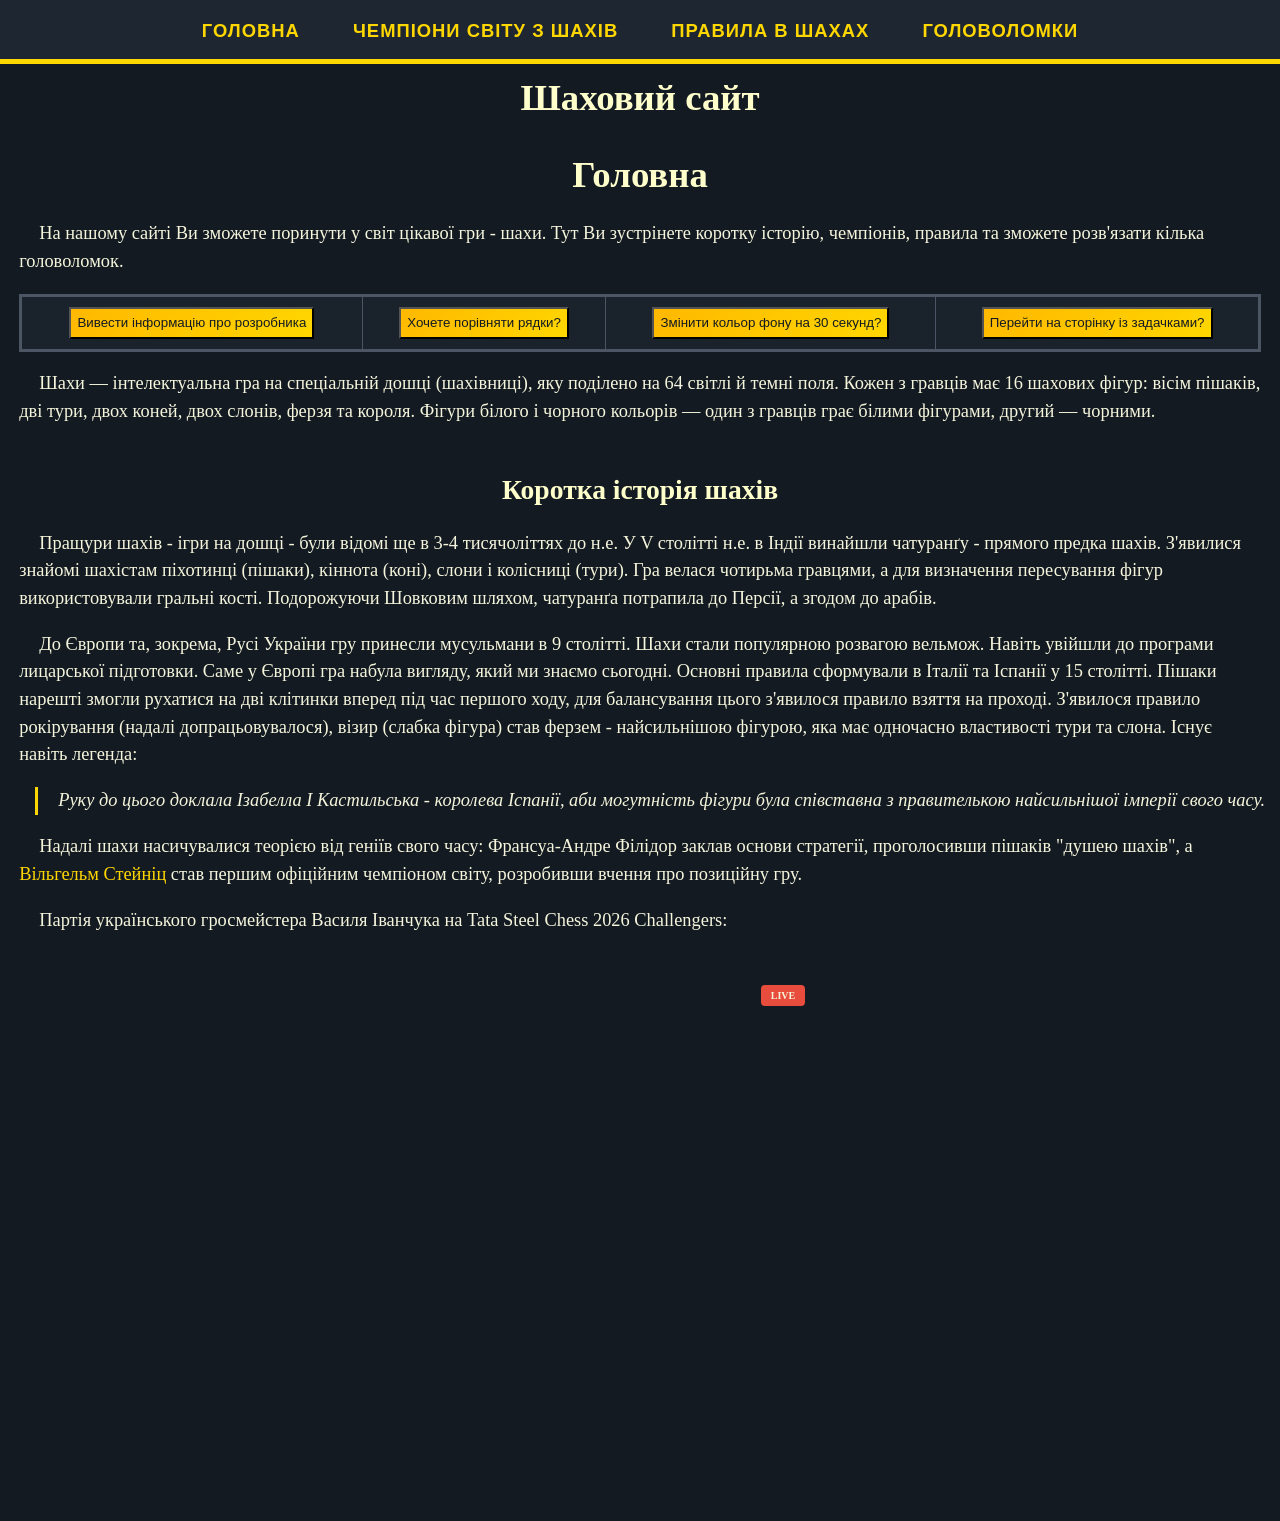
<file: index.html>
<!DOCTYPE HTML>
<html lang = "uk">
	<head>
		<meta charset = "UTF-8">
		<meta name = "author" content = "Тодеуш Владислав">
		<title>Взяття на проході - головна</title>
		<link rel = "stylesheet" type = "text/css" href = "style.css">
		
	</head>
	<body>
		<script>document.write('<h1>Шаховий сайт</h1>')</script>
		<h1>Головна</h1>
			<ul class="nav">
				<li><a href = "index.html">Головна</a></li>
				<li><a href = "chess_champions.html">Чемпіони світу з шахів</a></li>
				<li><a href = "chess_rules.html">Правила в шахах</a></li>
				<li><a href = "chess_tactics.html">Головоломки</a></li>
			</ul>
			<p>На нашому сайті Ви зможете поринути у світ цікавої гри - шахи. 
			Тут Ви зустрінете коротку історію, чемпіонів, правила та зможете розв'язати кілька головоломок.</p>
			<table>
				<tr>
					<td>
						<button onclick="displayMe('Тодеуш', 'Владислав')">Вивести інформацію про розробника</button>
					</td>
					<td>
						<button onclick="enterStrings()">Хочете порівняти рядки?</button>
					</td>
					<td>
						<button onclick="changeBackground()">Змінити кольор фону на 30 секунд?</button>
					</td>
					<td>
						<button onclick="anotherPage()">Перейти на сторінку із задачками?</button>
					</td>
				</tr>
			</table>
			<p>Шахи —  інтелектуальна гра на спеціальній дошці (шахівниці), яку поділено на 64 світлі й темні поля. 
			Кожен з гравців має 16 шахових фігур: вісім пішаків, дві тури, двох коней, двох слонів, ферзя та короля. 
			Фігури білого і чорного кольорів — один з гравців грає білими фігурами, другий — чорними.</p>
			<h2>Коротка історія шахів</h2>
				<p>Пращури шахів - ігри на дошці - були відомі ще в 3-4 тисячоліттях до н.е.
				У V столітті н.е. в Індії винайшли чатуранґу - прямого предка шахів. З'явилися знайомі шахістам піхотинці (пішаки), кіннота (коні), 
				слони і колісниці (тури). Гра велася чотирьма гравцями, а для визначення пересування фігур використовували гральні кості. 
				Подорожуючи Шовковим шляхом, чатуранґа потрапила до Персії, а згодом до арабів.</p>
				<p>До Європи та, зокрема, Русі України гру принесли мусульмани в 9 столітті. Шахи стали популярною розвагою вельмож. 
				Навіть увійшли до програми лицарської підготовки. Саме у Європі гра набула вигляду, який ми знаємо сьогодні. 
				Основні правила сформували в Італії та Іспанії у 15 столітті. 
				Пішаки нарешті змогли рухатися на дві клітинки вперед під час першого ходу, для балансування цього з'явилося правило взяття на проході.
				З'явилося правило рокірування (надалі допрацьовувалося), 
				візир (слабка фігура) став ферзем - найсильнішою фігурою, яка має одночасно властивості тури та слона. 
				Існує навіть легенда: </p>
				<p id="quote">Руку до цього доклала Ізабелла І Кастильська - королева Іспанії, 
				аби могутність фігури була співставна з правителькою найсильнішої імперії свого часу.</p>
				<p>Надалі шахи насичувалися теорією від геніїв свого часу: Франсуа-Андре Філідор заклав основи стратегії, проголосивши пішаків "душею шахів", 
				а <a href=chess_champions.html#steinitz>Вільгельм Стейніц</a> став першим офіційним чемпіоном світу, розробивши вчення про позиційну гру.</p>
			<p>
					Партія українського гросмейстера Василя Іванчука на Tata Steel Chess 2026 Challengers:
			</p>
			<div class="video-wrapper">
				<span class="live-indicator">LIVE</span>
				<iframe id="broadcast" src="https://lichess.org/embed/broadcast/tata-steel-chess-2026--challengers/round-13/jJs1KFbZ/ITAreLho"></iframe>
			</div>
			<script>
				/*setTimeout (() => myGreetings(), 2000);
				function myGreetings() {
					alert("Вітаю на сайті про шахи!");
					let userRating = prompt("Який твій рейтинг?", "1000");
					console.log(userRating);
					if (userRating !== null) {
						let wantsToSee = confirm("Чудовий рейтинг - " + userRating + "! Хочеш переглянути шахові задачі?");
						if (wantsToSee) {
							if(confirm("Шукай розділ із діаграмами на сторінці 'Головоломки'\nПерейти на сторінку 'Головоломки'?")){
								location.href="chess_tactics.html";
							}
						} else {
							alert("Зрозумів, тоді просто приємного читання історії та правил.");
						}
					}
				}*/
			</script>
			<script src="script.js"></script>
	</body>
</html>
</file>
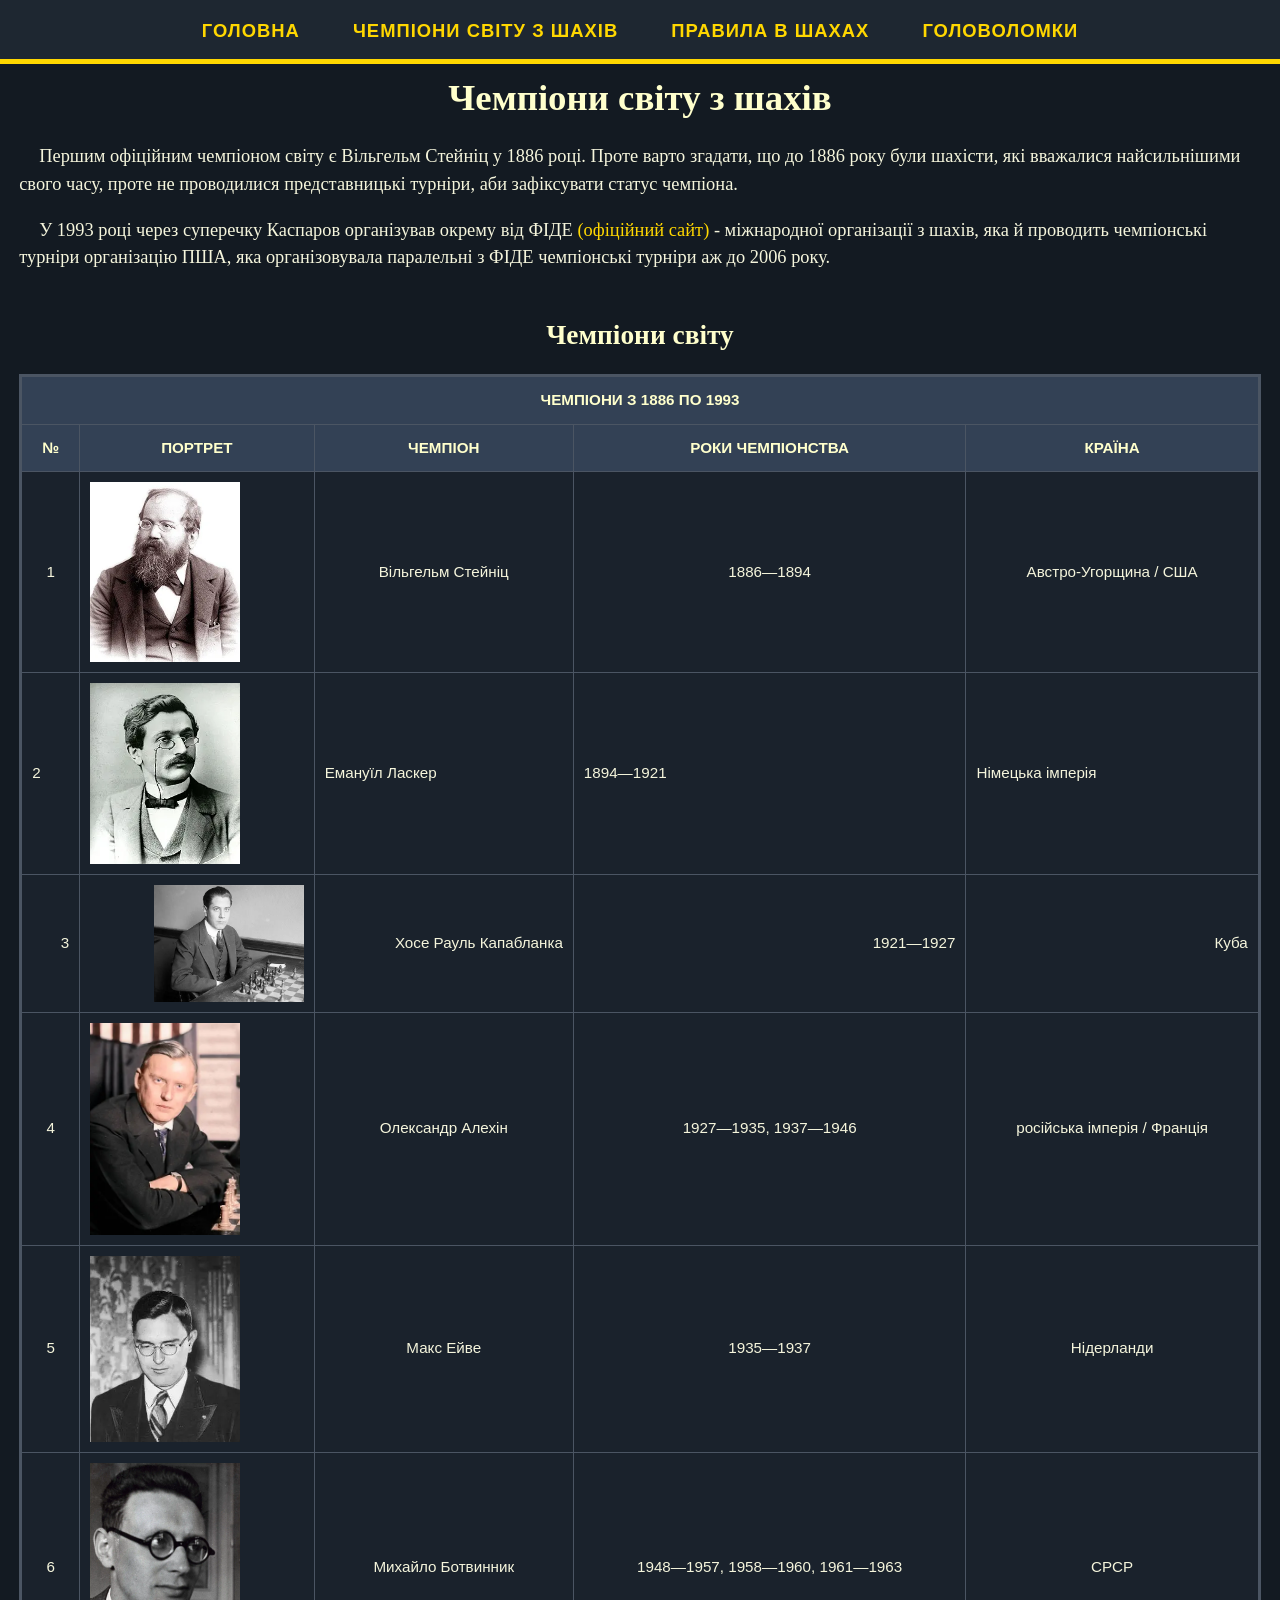
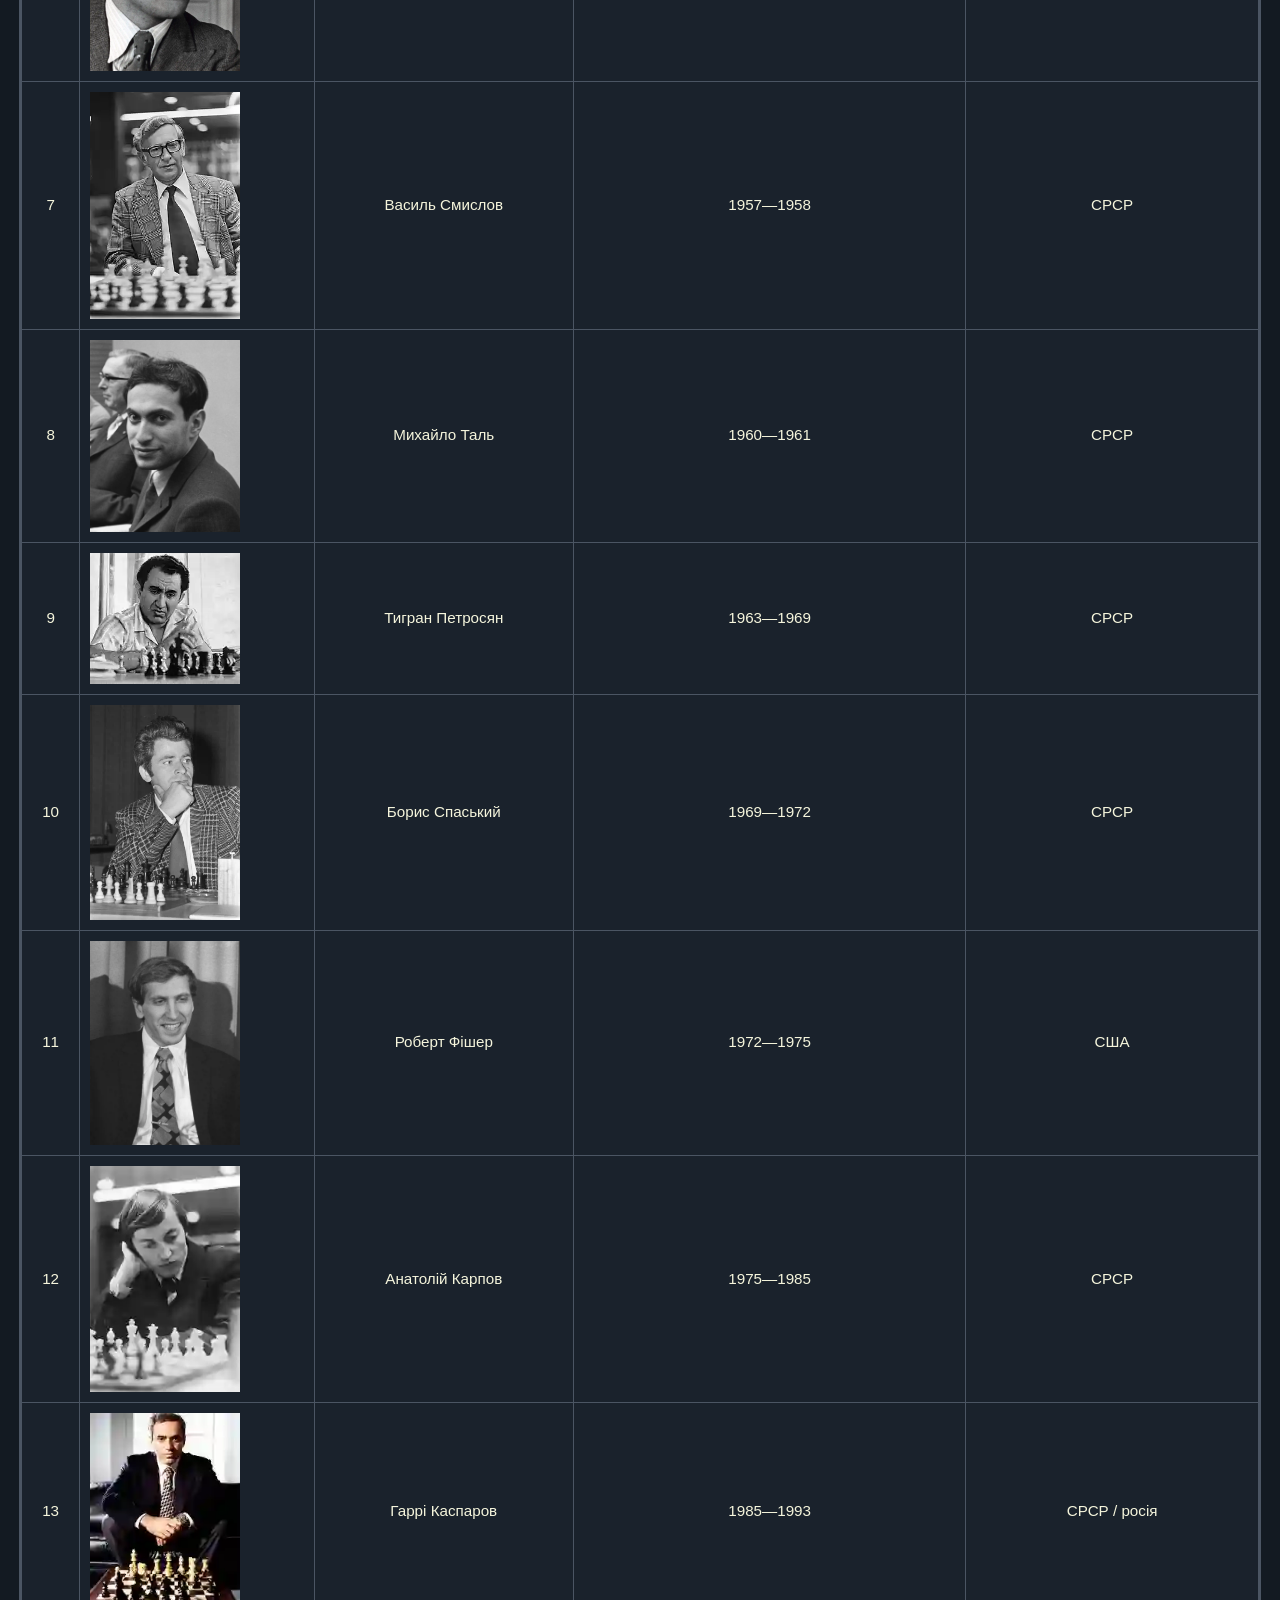
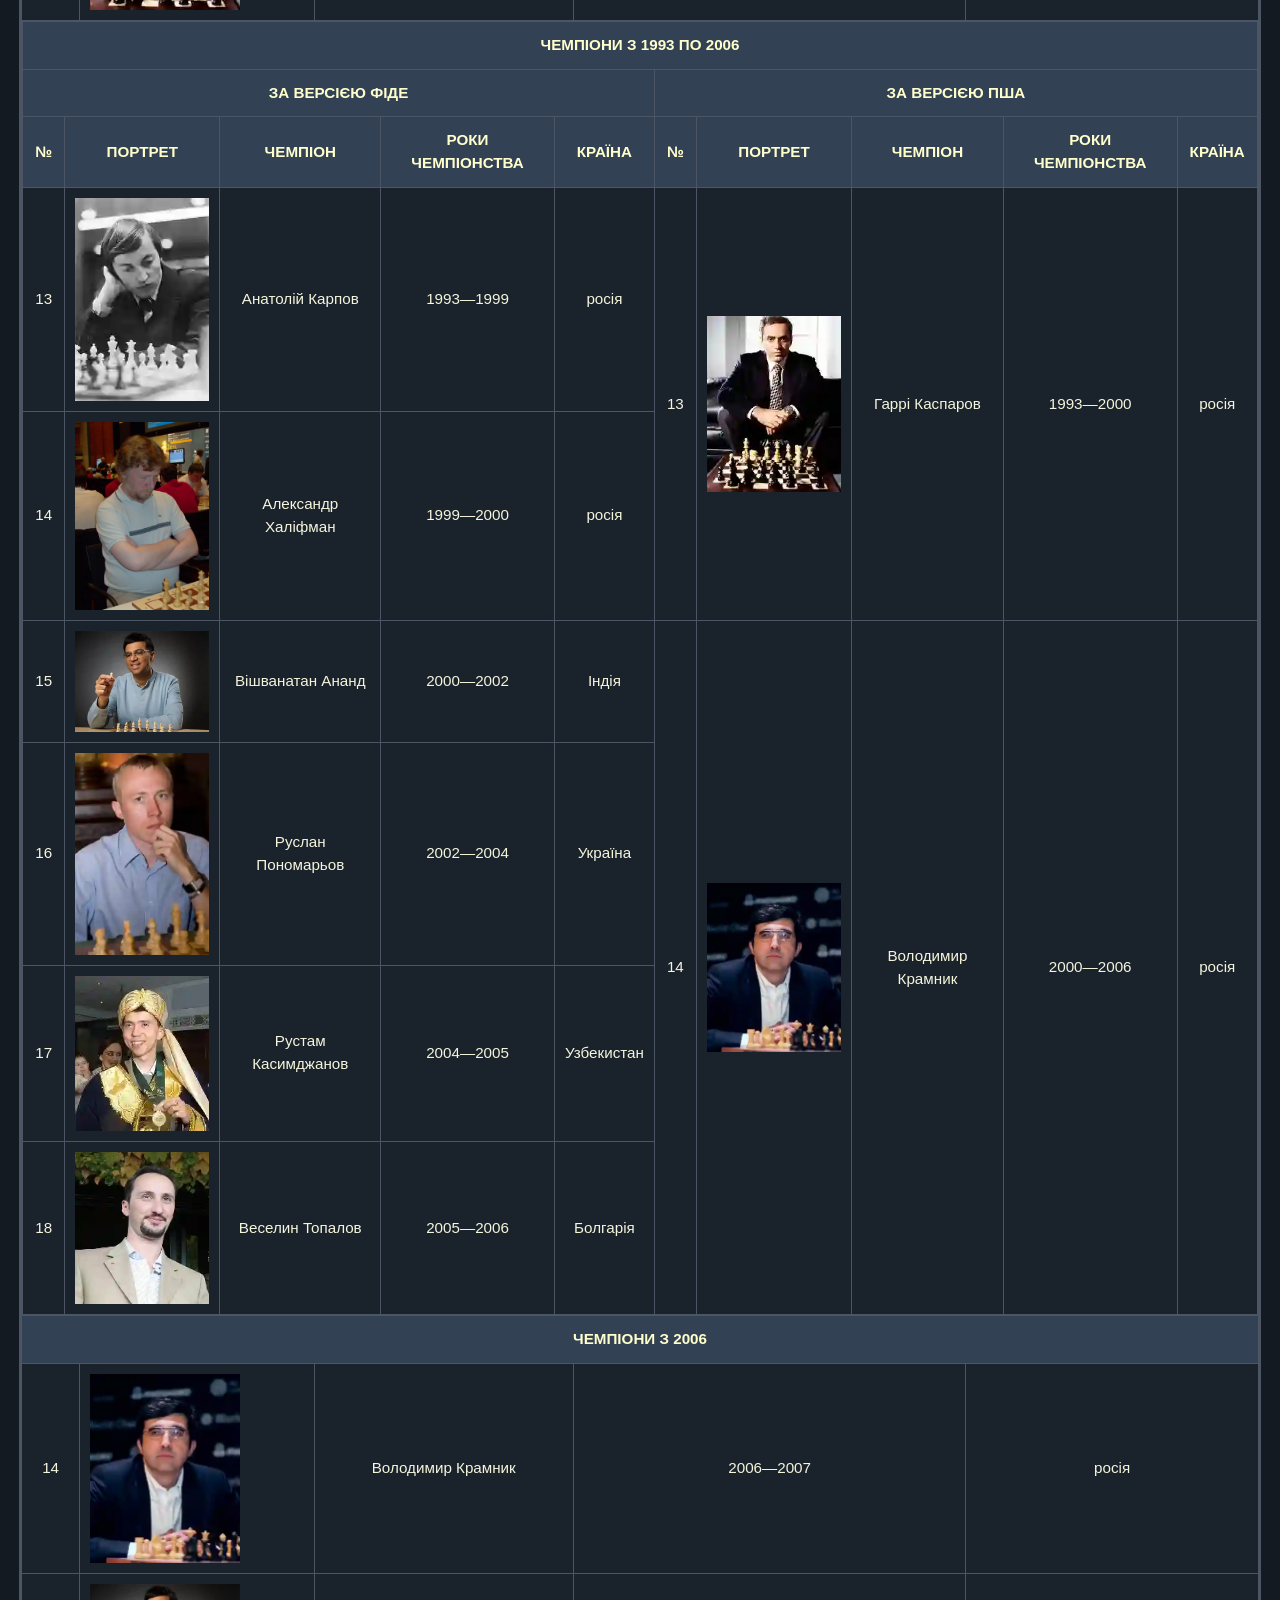
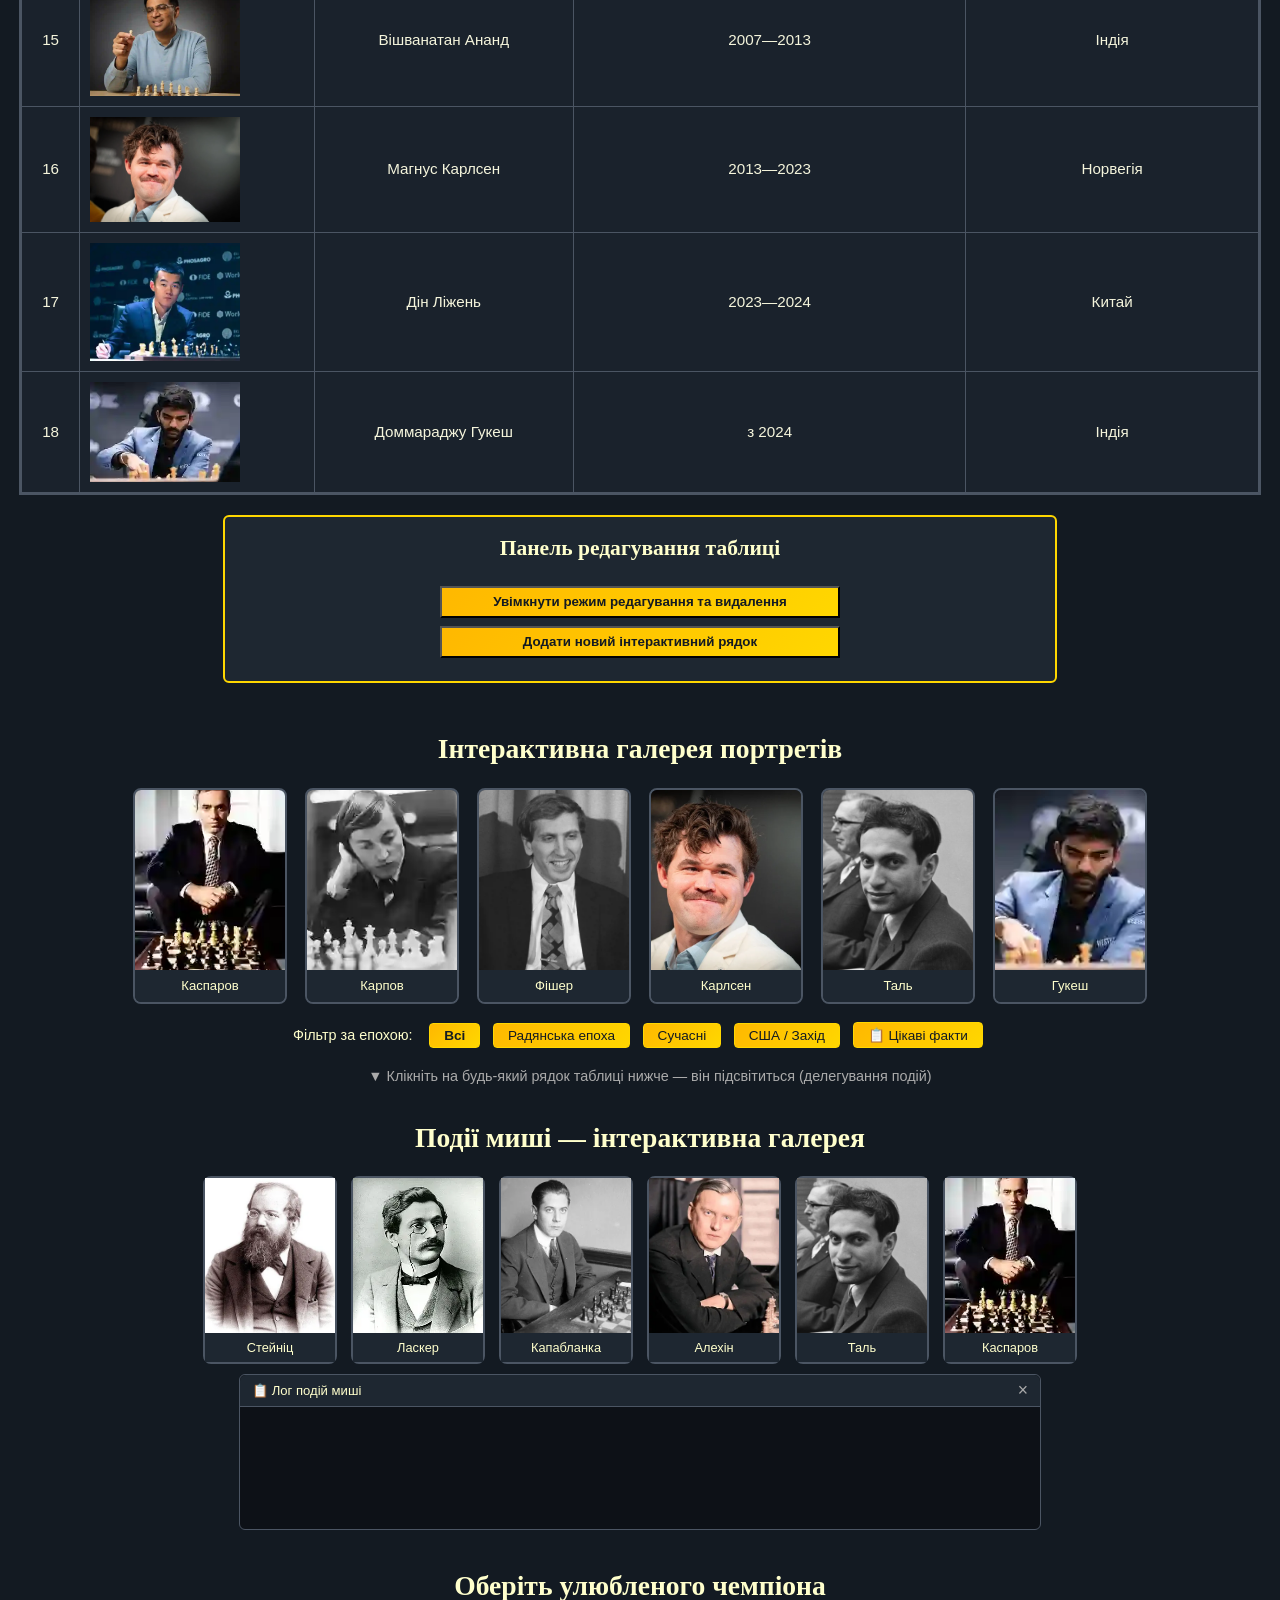
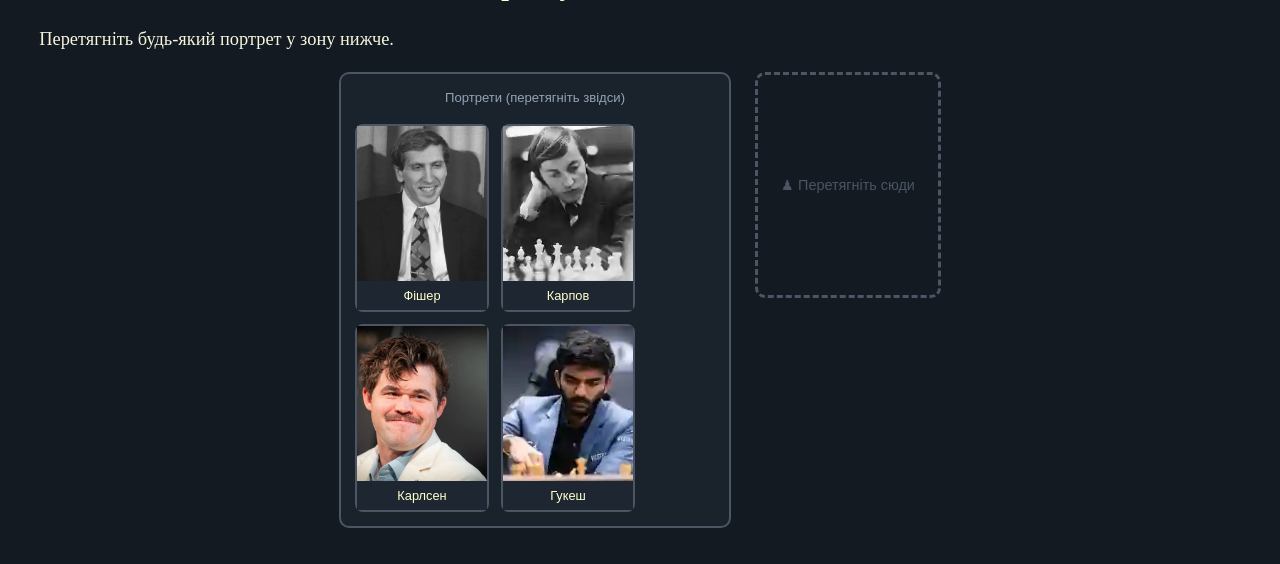
<file: chess_champions.html>
<!DOCTYPE HTML>
<html lang = "uk">
	<head>
		<meta charset = "UTF-8">
		<meta name = "author" content = "Тодеуш Владислав">
		<title>Взяття на проході - чемпіони світу з шахів</title>
		<link rel = "stylesheet" type = "text/css" href = "style.css">
	</head>
	<body>
		<h1>Чемпіони світу з шахів</h1>
		<ul class="nav">
			<li><a href = "index.html">Головна</a></li>
			<li><a href = "chess_champions.html">Чемпіони світу з шахів</a></li>
			<li><a href = "chess_rules.html">Правила в шахах</a></li>
			<li><a href = "chess_tactics.html">Головоломки</a></li>
		</ul>
			<p>Першим офіційним чемпіоном світу є <a name=steinitz>Вільгельм Стейніц</a> у 1886 році. 
			Проте варто згадати, що до 1886 року були шахісти, які вважалися найсильнішими свого часу, 
			проте не проводилися представницькі турніри, аби зафіксувати статус чемпіона.</p>
			<p>У 1993 році через суперечку Каспаров організував окрему від ФІДЕ <a href="https://www.fide.com/">(офіційний сайт)</a> - міжнародної організації з шахів, яка й проводить чемпіонські турніри
			організацію ПША, яка організовувала паралельні з ФІДЕ чемпіонські турніри аж до 2006 року.</p>
			<table id="main-champions-table">
			<caption>Чемпіони світу</caption>
			<tr>
				<th colspan="5">Чемпіони з 1886 по 1993</th>
			</tr>
			<tr>
						<th>№</th>
						<th>Портрет</th>
						<th>Чемпіон</th>
						<th>Роки чемпіонства</th>
						<th>Країна</th>
			</tr>
			<tr>
				<td>1</td>
				<td><img src="img/steinitz.webp" alt="Вільгельм Стейніц" class="table-picture"></td>
				<td>Вільгельм Стейніц</td>
				<td>1886—1894</td>
				<td>Австро-Угорщина / США</td>
			</tr>
			<tr align = "left">
				<td>2</td>
				<td><img src="img/lasker.webp" alt="Емануїл Ласкер" class="table-picture"></td>
				<td>Емануїл Ласкер</td>
				<td>1894—1921</td>
				<td>Німецька імперія</td>
			</tr>
			<tr align = "right">
				<td>3</td>
				<td><img src="img/capablanca.webp" alt="Хосе Рауль Капабланка" class="table-picture"></td>
				<td>Хосе Рауль Капабланка</td>
				<td>1921—1927</td>
				<td>Куба</td>
			</tr>
			<tr valign="top">
				<td>4</td>
				<td><img src="img/alekhine.webp" alt="Олександр Алехін" class="table-picture"></td>
				<td>Олександр Алехін</td>
				<td>1927—1935, 1937—1946</td>
				<td>російська імперія / Франція</td>
			</tr>
			<tr valign = "bottom">
				<td>5</td>
				<td><img src="img/euwe.webp" alt="Макс Ейве" class="table-picture"></td>
				<td>Макс Ейве</td>
				<td>1935—1937</td>
				<td>Нідерланди</td>
			</tr>
			<tr>
				<td>6</td>
				<td><img src="img/botvinnik.webp" alt="Михайло Ботвинник" class="table-picture"></td>
				<td>Михайло Ботвинник</td>
				<td>1948—1957, 1958—1960, 1961—1963</td>
				<td>СРСР</td>
			</tr>
			<tr>
				<td>7</td>
				<td><img src="img/smyslov.webp" alt="Василь Смислов" class="table-picture"></td>
				<td>Василь Смислов</td>
				<td>1957—1958</td>
				<td>СРСР</td>
			</tr>
			<tr>
				<td>8</td>
				<td><img src="img/tal.webp" alt="Михайло Таль" class="table-picture"></td>
				<td>Михайло Таль</td>
				<td>1960—1961</td>
				<td>СРСР</td>
			</tr>
			<tr>
				<td>9</td>
				<td><img src="img/petrosian.webp" alt="Тигран Петросян" class="table-picture"></td>
				<td>Тигран Петросян</td>
				<td>1963—1969</td>
				<td>СРСР</td>
			</tr>
			<tr>
				<td>10</td>
				<td><img src="img/spassky.webp" alt="Борис Спаський" class="table-picture"></td>
				<td>Борис Спаський</td>
				<td>1969—1972</td>
				<td>СРСР</td>
			</tr>
			<tr>
				<td>11</td>
				<td><img src="img/fischer.webp" alt="Роберт Фішер" class="table-picture"></td>
				<td>Роберт Фішер</td>
				<td>1972—1975</td>
				<td>США</td>
			</tr>
			<tr>
				<td>12</td>
				<td><img src="img/karpov.webp" alt="Анатолій Карпов" class="table-picture"></td>
				<td>Анатолій Карпов</td>
				<td>1975—1985</td>
				<td>СРСР</td>
			</tr>
			<tr>
				<td>13</td>
				<td><img src="img/kasparov.webp" alt="Гаррі Каспаров" class="table-picture"></td>
				<td>Гаррі Каспаров</td>
				<td>1985—1993</td>
				<td>СРСР / росія</td>
			</tr>
			<tr>
				<td colspan="5" id="embedded-cell">
					<table id="embedded-table">
					<tr>
						<th colspan="10">
							Чемпіони з 1993 по 2006
						</th>
					</tr>
					<tr>
						<th colspan="5">
							За версією ФІДЕ
						</th>
						<th colspan="5">
							За версією ПША
						</th>
					</tr>
					<tr>
						<th>№</th>
						<th>Портрет</th>
						<th>Чемпіон</th>
						<th>Роки чемпіонства</th>
						<th>Країна</th>
						<th>№</th>
						<th>Портрет</th>
						<th>Чемпіон</th>
						<th>Роки чемпіонства</th>
						<th>Країна</th>
					</tr>
					<tr>
						<td>13</td>
						<td><img src="img/karpov.webp" alt="Анатолій Карпов" class="table-picture"></td>
						<td>Анатолій Карпов</td>
						<td>1993—1999</td>
						<td>росія</td>
						<td rowspan="2">13</td>
						<td rowspan="2"><img src="img/kasparov.webp" alt="Гаррі Каспаров" class="table-picture"></td>
						<td rowspan="2">Гаррі Каспаров</td>
						<td rowspan="2">1993—2000</td>
						<td rowspan="2">росія</td>
					</tr>
					<tr>
						<td>14</td>
						<td><img src="img/khalifman.webp" alt="Александр Халіфман" class="table-picture"></td>
						<td>Александр Халіфман</td>
						<td>1999—2000</td>
						<td>росія</td>
					</tr>
					<tr>
						<td>15</td>
						<td><img src="img/anand.webp" alt="Вішванатан Ананд" class="table-picture"></td>
						<td>Вішванатан Ананд</td>
						<td>2000—2002</td>
						<td>Індія</td>
						<td rowspan="4">14</td>
						<td rowspan="4"><img src="img/kramnik.webp" alt="Володимир Крамник" class="table-picture"></td>
						<td rowspan="4">Володимир Крамник</td>
						<td rowspan="4">2000—2006</td>
						<td rowspan="4">росія</td>
					</tr>
					<tr>
						<td>16</td>
						<td><img src="img/ponomaryov.webp" alt="Руслан Пономарьов" class="table-picture"></td>
						<td>Руслан Пономарьов</td>
						<td>2002—2004</td>
						<td>Україна</td>
					</tr>
					<tr>
						<td>17</td>
						<td><img src="img/kasimdzhanov.webp" alt="Рустам Касимджанов" class="table-picture"></td>
						<td>Рустам Касимджанов</td>
						<td>2004—2005</td>
						<td>Узбекистан</td>
					</tr>
					<tr>
						<td>18</td>
						<td><img src="img/topalov.webp" alt="Веселин Топалов" class="table-picture"></td>
						<td>Веселин Топалов</td>
						<td>2005—2006</td>
						<td>Болгарія</td>
					</tr>
					</table>
				</td>
				
			</tr>
			<tr>
				<th colspan="5" bgcolor="#4b5563">Чемпіони з 2006</th>
			</tr>
			<tr>
				<td>14</td>
				<td><img src="img/kramnik.webp" alt="Володимир Крамник" class="table-picture"></td>
				<td>Володимир Крамник</td>
				<td>2006—2007</td>
				<td>росія</td>
			</tr>
			<tr>
				<td>15</td>
				<td><img src="img/anand.webp" alt="Вішванатан Ананд" class="table-picture"></td>
				<td>Вішванатан Ананд</td>
				<td>2007—2013</td>
				<td>Індія</td>
			</tr>
			<tr>
				<td>16</td>
				<td><img src="img/carlsen.webp" alt="Магнус Карлсен" class="table-picture"></td>
				<td>Магнус Карлсен</td>
				<td>2013—2023</td>
				<td>Норвегія</td>
			</tr>
			<tr>
				<td>17</td>
				<td><img src="img/ding.webp" alt="Дін Ліжень" class="table-picture"></td>
				<td>Дін Ліжень</td>
				<td>2023—2024</td>
				<td>Китай</td>
			</tr>
			<tr>
				<td>18</td>
				<td><img src="img/gukesh.webp" alt="Доммараджу Гукеш" class="table-picture"></td>
				<td>Доммараджу Гукеш</td>
				<td>з 2024</td>
				<td>Індія</td>
			</tr>
			</table>
			<div id="table-editor-control">
				<h3>Панель редагування таблиці</h3>
				
				<button type="button" onclick="makeTableEditable()">
					Увімкнути режим редагування та видалення
				</button>
				
				<button type="button" onclick="insertInteractiveRow()">
					Додати новий інтерактивний рядок
				</button>
			</div>
			<h2>Інтерактивна галерея портретів</h2>

		<div id="portrait-gallery">
			<div class="portrait-card" data-name="Гаррі Каспаров"    data-years="1985—1993" data-country="СРСР / росія"   data-fact="Найдовше тримав перший рейтинг ФІДЕ — майже 20 років поспіль." onmouseover="glowOnHover(event)">
				<img src="img/kasparov.webp"   alt="Каспаров"   class="gallery-pic">
				<div class="portrait-name">Каспаров</div>
			</div>
			<div class="portrait-card" data-name="Анатолій Карпов"   data-years="1975—1985" data-country="СРСР"           data-fact="Зіграв понад 160 турнірів і переміг у більшості з них." onmouseover="glowOnHover(event)">
				<img src="img/karpov.webp"     alt="Карпов"     class="gallery-pic">
				<div class="portrait-name">Карпов</div>
			</div>
			<div class="portrait-card" data-name="Роберт Фішер"      data-years="1972—1975" data-country="США"            data-fact="Перший американець — чемпіон світу. Виграв матч у Спаського з рахунком 12,5:8,5." onmouseover="glowOnHover(event)">
				<img src="img/fischer.webp"    alt="Фішер"      class="gallery-pic">
				<div class="portrait-name">Фішер</div>
			</div>
			<div class="portrait-card" data-name="Магнус Карлсен"    data-years="2013—2023" data-country="Норвегія"       data-fact="Найвищий рейтинг в історії — 2882. Чемпіон 10 років поспіль." onmouseover="glowOnHover(event)">
				<img src="img/carlsen.webp"    alt="Карлсен"    class="gallery-pic">
				<div class="portrait-name">Карлсен</div>
			</div>
			<div class="portrait-card" data-name="Михайло Таль"      data-years="1960—1961" data-country="СРСР"           data-fact="«Чарівник з Риги» — уславився атакуючим стилем і неймовірними жертвами." onmouseover="glowOnHover(event)">
				<img src="img/tal.webp"        alt="Таль"       class="gallery-pic">
				<div class="portrait-name">Таль</div>
			</div>
			<div class="portrait-card" data-name="Доммараджу Гукеш"  data-years="з 2024"    data-country="Індія"          data-fact="Наймолодший чемпіон світу в історії — виграв титул у 18 років." onmouseover="glowOnHover(event)">
				<img src="img/gukesh.webp"     alt="Гукеш"      class="gallery-pic">
				<div class="portrait-name">Гукеш</div>
			</div>
		</div>


		<div id="portrait-tooltip"></div>


		<div id="gallery-controls">
			<span>Фільтр за епохою:</span>
			<button data-action="filterAll"      class="gallery-btn">Всі</button>
			<button data-action="filterSoviet"   class="gallery-btn">Радянська епоха</button>
			<button data-action="filterModern"   class="gallery-btn">Сучасні</button>
			<button data-action="filterUSA"      class="gallery-btn">США / Захід</button>
			<button data-toggle-id="gallery-fact-box" class="gallery-btn __interesting-facts-button">📋 Цікаві факти</button>
		</div>


		<div id="gallery-fact-box" hidden>
			<b>💡 Цікаві факти про чемпіонів:</b>
			<ul>
				<li>Каспаров тримав перше місце в рейтингу майже безперервно з 1986 по 2005 рік.</li>
				<li>Фішер у 1972 виграв матч «Сходу й Заходу» — найгучніше протистояння холодної війни в шахах.</li>
				<li>Таль пожертвував фігуру в 1-й партії матчу проти Ботвинника і виграв весь матч.</li>
				<li>Гукеш у 2024 став наймолодшим чемпіоном світу, випередивши рекорд Каспарова.</li>
			</ul>
		</div>


		<p class="label-description">
			▼ Клікніть на будь-який рядок таблиці нижче — він підсвітиться (делегування подій)
		</p>
		
		<h2>Події миші — інтерактивна галерея</h2>
		<div id="mouse-event-gallery">
			<div class="drag-card" id="drag-steinitz"   data-name="Стейніц"    draggable="false"><img src="img/steinitz.webp"   alt="Стейніц"    class="drag-pic"><div class="drag-label">Стейніц</div></div>
			<div class="drag-card" id="drag-lasker"     data-name="Ласкер"     draggable="false"><img src="img/lasker.webp"     alt="Ласкер"     class="drag-pic"><div class="drag-label">Ласкер</div></div>
			<div class="drag-card" id="drag-capablanca" data-name="Капабланка" draggable="false"><img src="img/capablanca.webp" alt="Капабланка" class="drag-pic"><div class="drag-label">Капабланка</div></div>
			<div class="drag-card" id="drag-alekhine"   data-name="Алехін"     draggable="false"><img src="img/alekhine.webp"   alt="Алехін"     class="drag-pic"><div class="drag-label">Алехін</div></div>
			<div class="drag-card" id="drag-tal"        data-name="Таль"       draggable="false"><img src="img/tal.webp"        alt="Таль"       class="drag-pic"><div class="drag-label">Таль</div></div>
			<div class="drag-card" id="drag-kasparov"   data-name="Каспаров"   draggable="false"><img src="img/kasparov.webp"   alt="Каспаров"   class="drag-pic"><div class="drag-label">Каспаров</div></div>
		</div>
 
 
		<div id="mouse-log-wrap">
			<div id="mouse-log-title">📋 Лог подій миші <span id="mouse-log-clear" title="Очистити">&times;</span></div>
			<div id="mouse-log"></div>
		</div>
 
		<h2>Оберіть улюбленого чемпіона</h2>
		<p>Перетягніть будь-який портрет у зону нижче.</p>
 
		<div id="dnd-workspace">
			<div id="dnd-source-zone">
				<div class="dnd-zone-title">Портрети (перетягніть звідси)</div>
				<div class="drag-card" id="dnd-fischer"  data-name="Фішер"   draggable="false"><img src="img/fischer.webp"  alt="Фішер"   class="drag-pic"><div class="drag-label">Фішер</div></div>
				<div class="drag-card" id="dnd-karpov"   data-name="Карпов"  draggable="false"><img src="img/karpov.webp"   alt="Карпов"  class="drag-pic"><div class="drag-label">Карпов</div></div>
				<div class="drag-card" id="dnd-carlsen"  data-name="Карлсен" draggable="false"><img src="img/carlsen.webp"  alt="Карлсен" class="drag-pic"><div class="drag-label">Карлсен</div></div>
				<div class="drag-card" id="dnd-gukesh"   data-name="Гукеш"   draggable="false"><img src="img/gukesh.webp"   alt="Гукеш"   class="drag-pic"><div class="drag-label">Гукеш</div></div>
			</div>
 
			<div id="dnd-drop-zone" class="droppable">
				<div id="dnd-drop-hint">♟ Перетягніть сюди</div>
			</div>
		</div>
 
		<div id="dnd-result" hidden>
			<span id="dnd-result-text"></span>
		</div>
			<script src="script.js"></script>
	</body>
</html>
</file>
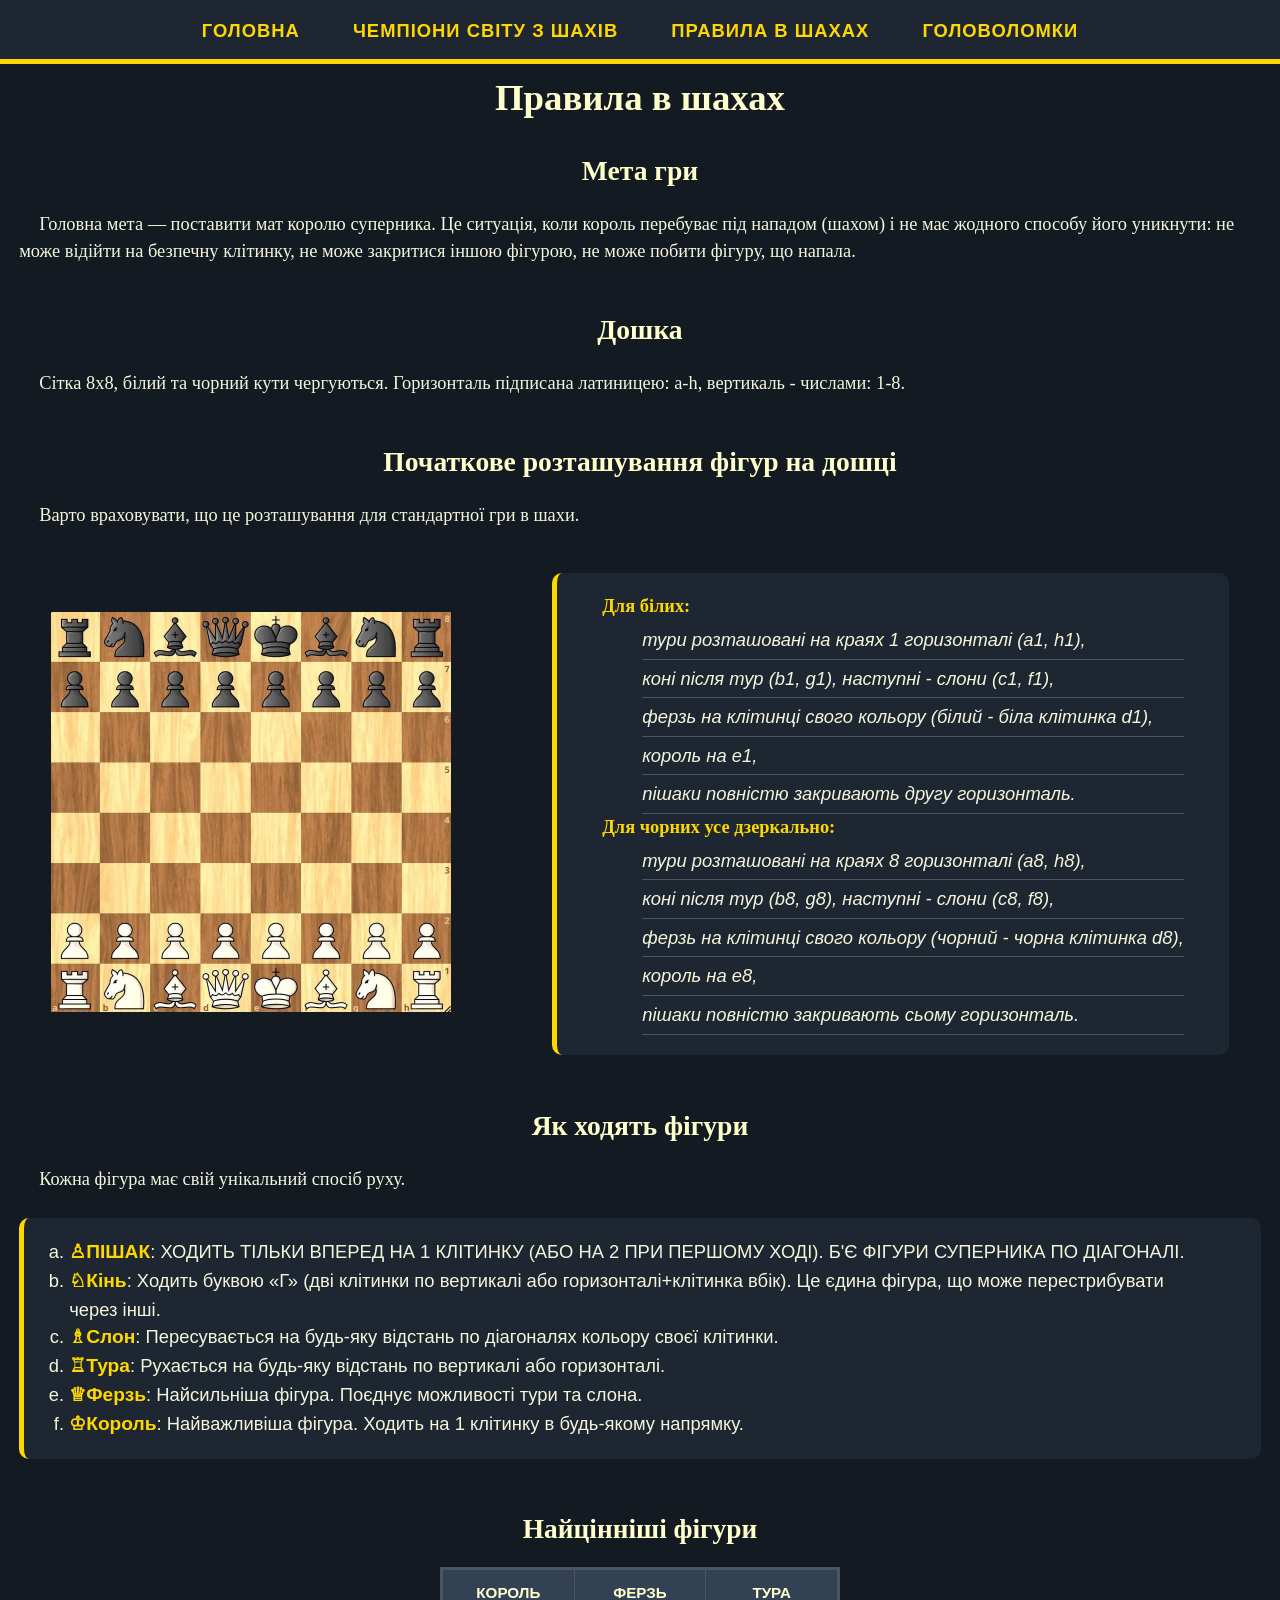
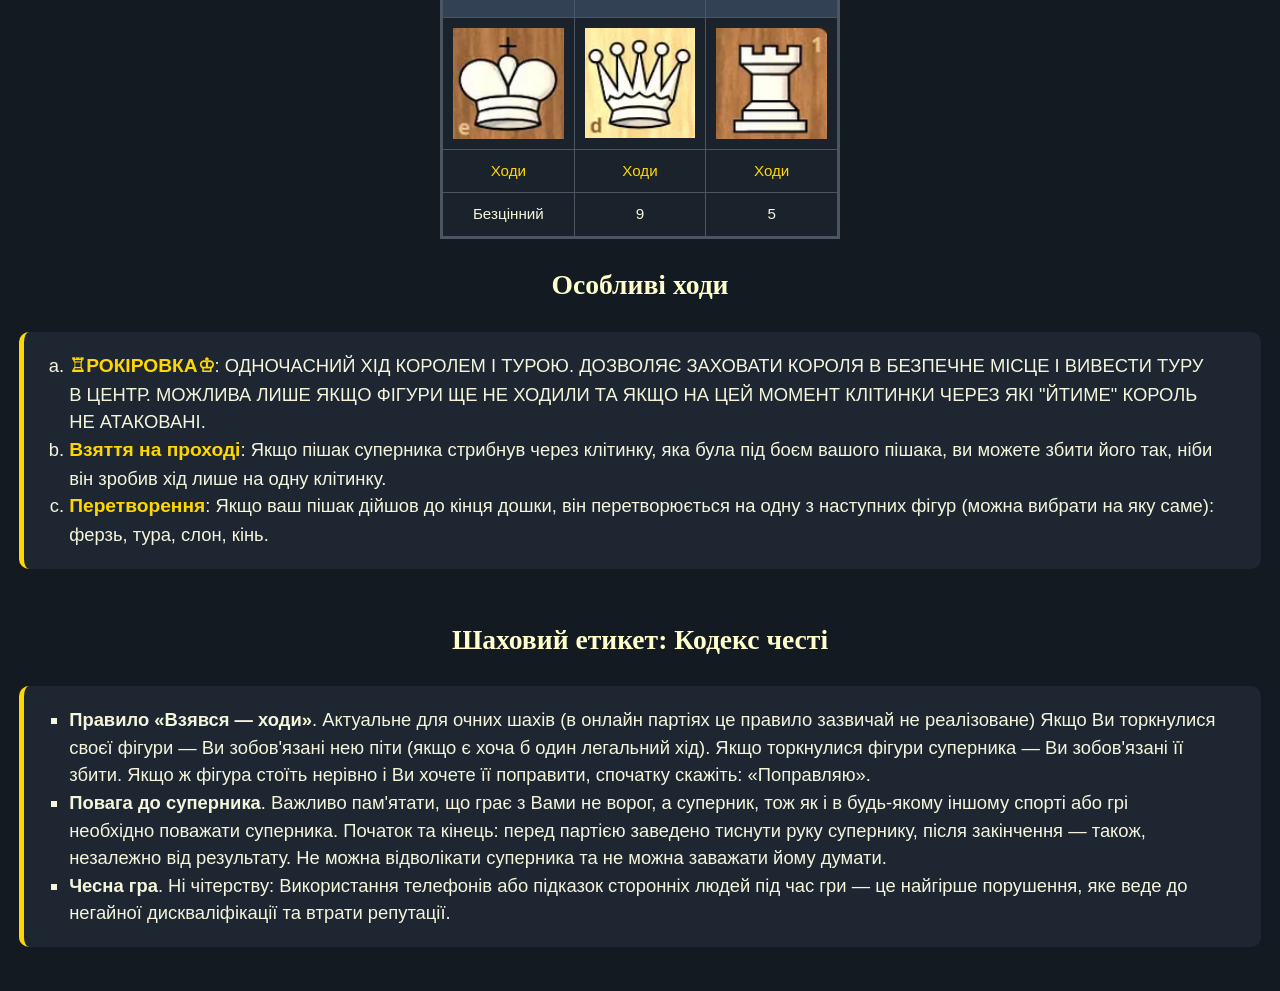
<file: chess_rules.html>
<!DOCTYPE HTML>
<html lang = "uk">
	<head>
		<meta charset = "UTF-8">
		<meta name = "author" content = "Тодеуш Владислав">
		<title>Взяття на проході - правила в шахах</title>
		<link rel = "stylesheet" type = "text/css" href = "style.css">
	</head>
		<body>
		<h1>Правила в шахах</h1>
		<ul class="nav">
			<li><a href = "index.html">Головна</a></li>
			<li><a href = "chess_champions.html">Чемпіони світу з шахів</a></li>
			<li><a href = "chess_rules.html">Правила в шахах</a></li>
			<li><a href = "chess_tactics.html">Головоломки</a></li>
		</ul>
			<h2>Мета гри</h2>
			<p>Головна мета — поставити мат королю суперника. 
			Це ситуація, коли король перебуває під нападом (шахом) і не має жодного способу його уникнути: не може відійти на безпечну клітинку, 
			не може закритися іншою фігурою, не може побити фігуру, що напала.</p>
			<h2>Дошка</h2> 
			<p>Сітка 8х8, білий та чорний кути чергуються. Горизонталь підписана латиницею: a-h, вертикаль - числами: 1-8.</p>
			<h2>Початкове розташування фігур на дошці</h2>
			<p>Варто враховувати, що це розташування для стандартної гри в шахи. </p>
			<div class="clearfix">
				<div id="start-position">
					<img src="img/start_position.webp" alt="Стартова позиція">
				</div>
				<dl id="start-position-text">
					<dt>Для білих:</dt>
						<dd>тури розташовані на краях 1 горизонталі (a1, h1),</dd> 
						<dd>коні після тур (b1, g1), наступні - слони (c1, f1),</dd> 
						<dd>ферзь на клітинці свого кольору (білий - біла клітинка d1),</dd>
						<dd>король на e1,</dd> 
						<dd>пішаки повністю закривають другу горизонталь.</dd>
					<dt>Для чорних усе дзеркально:</dt> 
						<dd>тури розташовані на краях 8 горизонталі (a8, h8),</dd> 
						<dd>коні після тур (b8, g8), наступні - слони (c8, f8),</dd> 
						<dd>ферзь на клітинці свого кольору (чорний - чорна клітинка d8),</dd>
						<dd>король на e8,</dd> 
						<dd>пішаки повністю закривають сьому горизонталь.</dd>
				</dl>
			</div>
			<h2>Як ходять фігури</h2>
			<p>Кожна фігура має свій унікальний спосіб руху.</p>
			<ol>
				<li><b id="pawn">Пішак</b>: Ходить тільки вперед на 1 клітинку (або на 2 при першому ході). Б'є фігури суперника по діагоналі.</li>
				<li><b id="knight">Кінь</b>: Ходить буквою «Г» (дві клітинки по вертикалі або горизонталі+клітинка вбік).
				Це єдина фігура, що може перестрибувати через інші.</li>
				<li><b id="bishop">Слон</b>: Пересувається на будь-яку відстань по діагоналях кольору своєї клітинки.</li>
				<li><b id="rook"><a name="rook">Тура</a></b>: Рухається на будь-яку відстань по вертикалі або горизонталі.</li>
				<li><b id="queen"><a name="queen">Ферзь</a></b>: Найсильніша фігура. Поєднує можливості тури та слона.</li>
				<li><b id="king"><a name="king">Король</a></b>: Найважливіша фігура. Ходить на 1 клітинку в будь-якому напрямку.</li>
			</ol>
			<table id="small-table">
			<caption>Найцінніші фігури</caption>
			<tr><th>Король</th><th>Ферзь</th><th>Тура</th></tr>
			<tr><td><img src="img/king.webp" alt="Король" class="table-picture"></td><td><img src="img/queen.webp" alt="Ферзь" class="table-picture"></td><td><img src="img/rook.webp" alt="Тура" class="table-picture"></td></tr>
			<tr"><td><a href="#king">Ходи</a></td><td><a href="#queen">Ходи</a></td><td><a href="#rook">Ходи</a></td></tr>
			<tr><td>Безцінний</td><td>9</td><td>5</td></tr>
			</table>
			<h2>Особливі ходи</h2>
			<ol>
				<li><b id="castling">Рокіровка</b>: Одночасний хід королем і турою. Дозволяє заховати короля в безпечне місце і вивести туру в центр. Можлива лише якщо фігури ще не ходили та якщо на цей момент клітинки через які "йтиме" король не атаковані.</li>
				<li><b>Взяття на проході</b>: Якщо пішак суперника стрибнув через клітинку, яка була під боєм вашого пішака, ви можете збити його так, ніби він зробив хід лише на одну клітинку.</li>
				<li><b>Перетворення</b>: Якщо ваш пішак дійшов до кінця дошки, він перетворюється на одну з наступних фігур (можна вибрати на яку саме): ферзь, тура, слон, кінь.</li>
			</ol>
			<h2>Шаховий етикет: Кодекс честі</h2>
			<ul>
				<li><b>Правило «Взявся — ходи»</b>. Актуальне для очних шахів (в онлайн партіях це правило зазвичай не реалізоване)
				Якщо Ви торкнулися своєї фігури — Ви зобов'язані нею піти (якщо є хоча б один легальний хід). 
				Якщо торкнулися фігури суперника — Ви зобов'язані її збити.
				Якщо ж фігура стоїть нерівно і Ви хочете її поправити, спочатку скажіть: «Поправляю».</li>
				<li><b>Повага до суперника</b>. Важливо пам'ятати, що грає з Вами не ворог, а суперник, тож як і в будь-якому іншому спорті або грі необхідно поважати суперника.
				Початок та кінець: перед партією заведено тиснути руку супернику, після закінчення — також, незалежно від результату.
				Не можна відволікати суперника та не можна заважати йому думати.</li>
				<li><b>Чесна гра</b>. Ні чітерству: Використання телефонів або підказок сторонніх людей під час гри — це найгірше порушення, 
				яке веде до негайної дискваліфікації та втрати репутації.</li>
			</ul>

	</body>
</html>
</file>
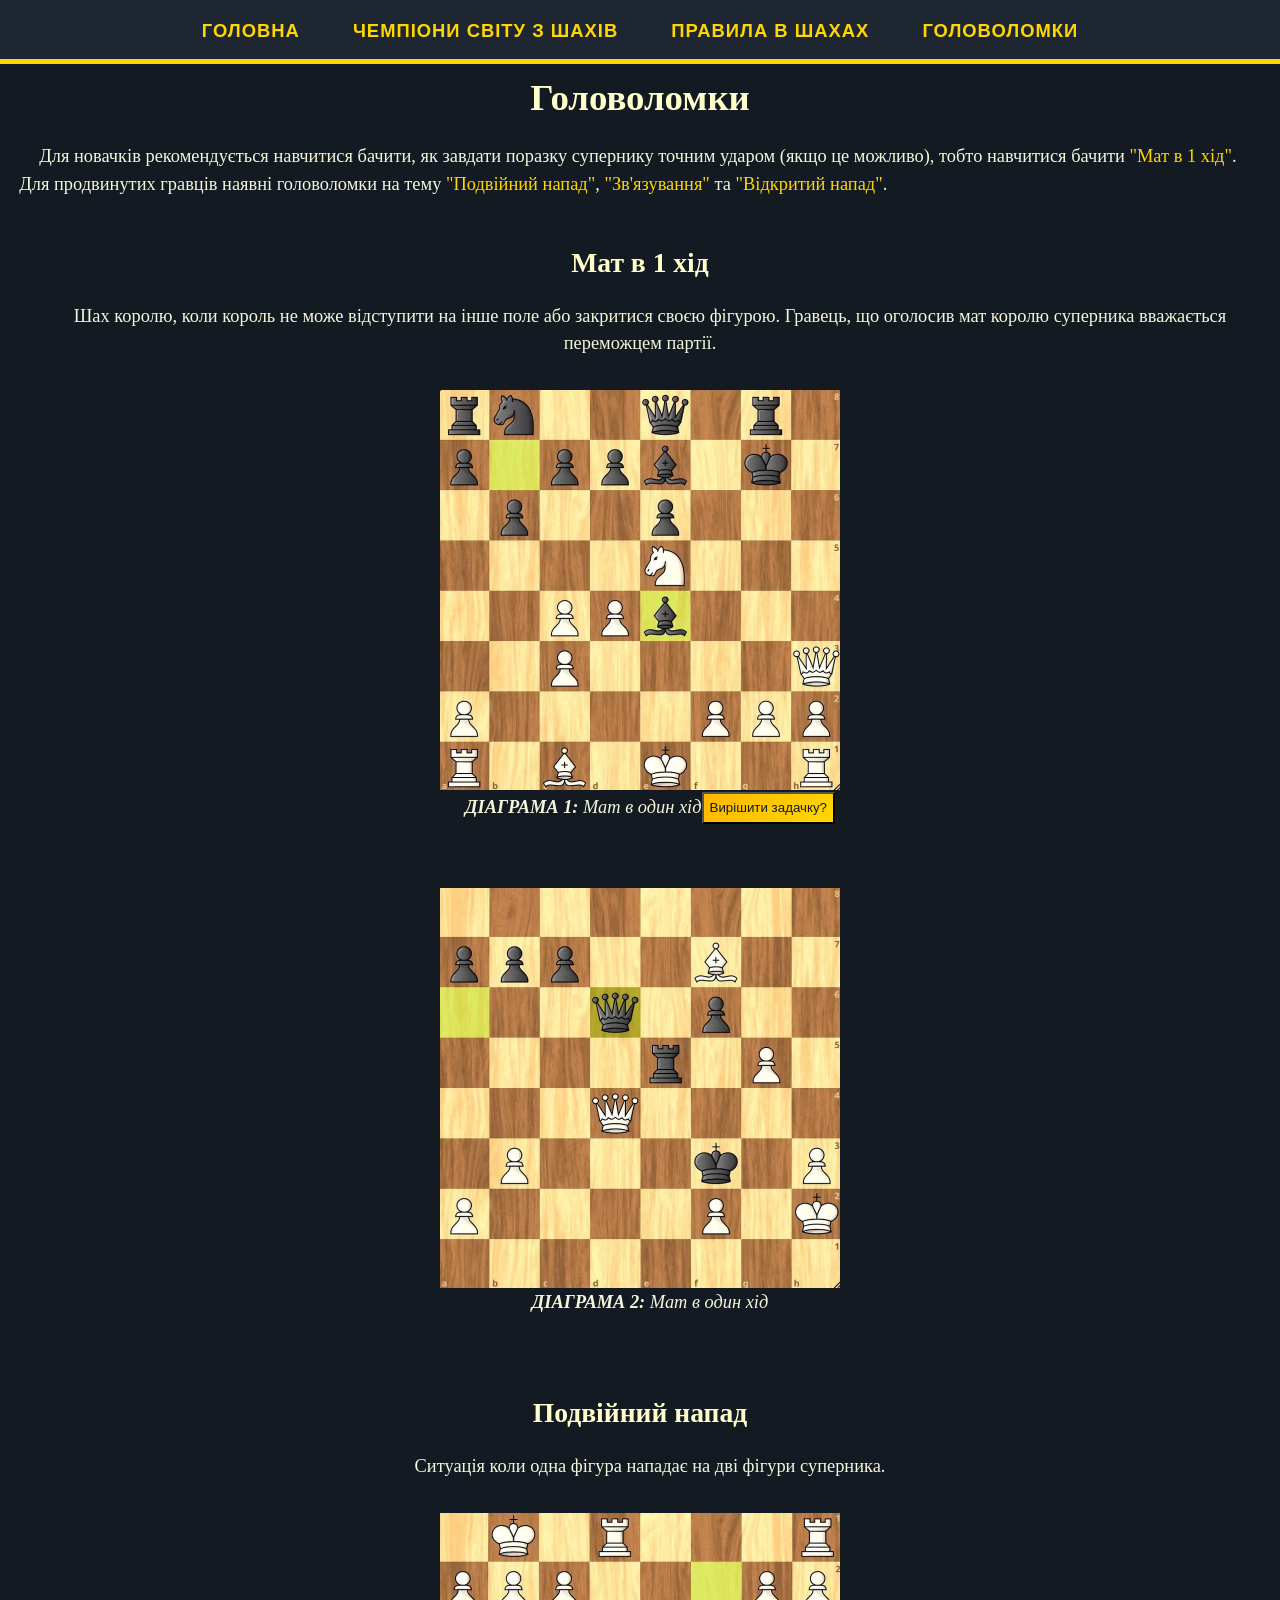
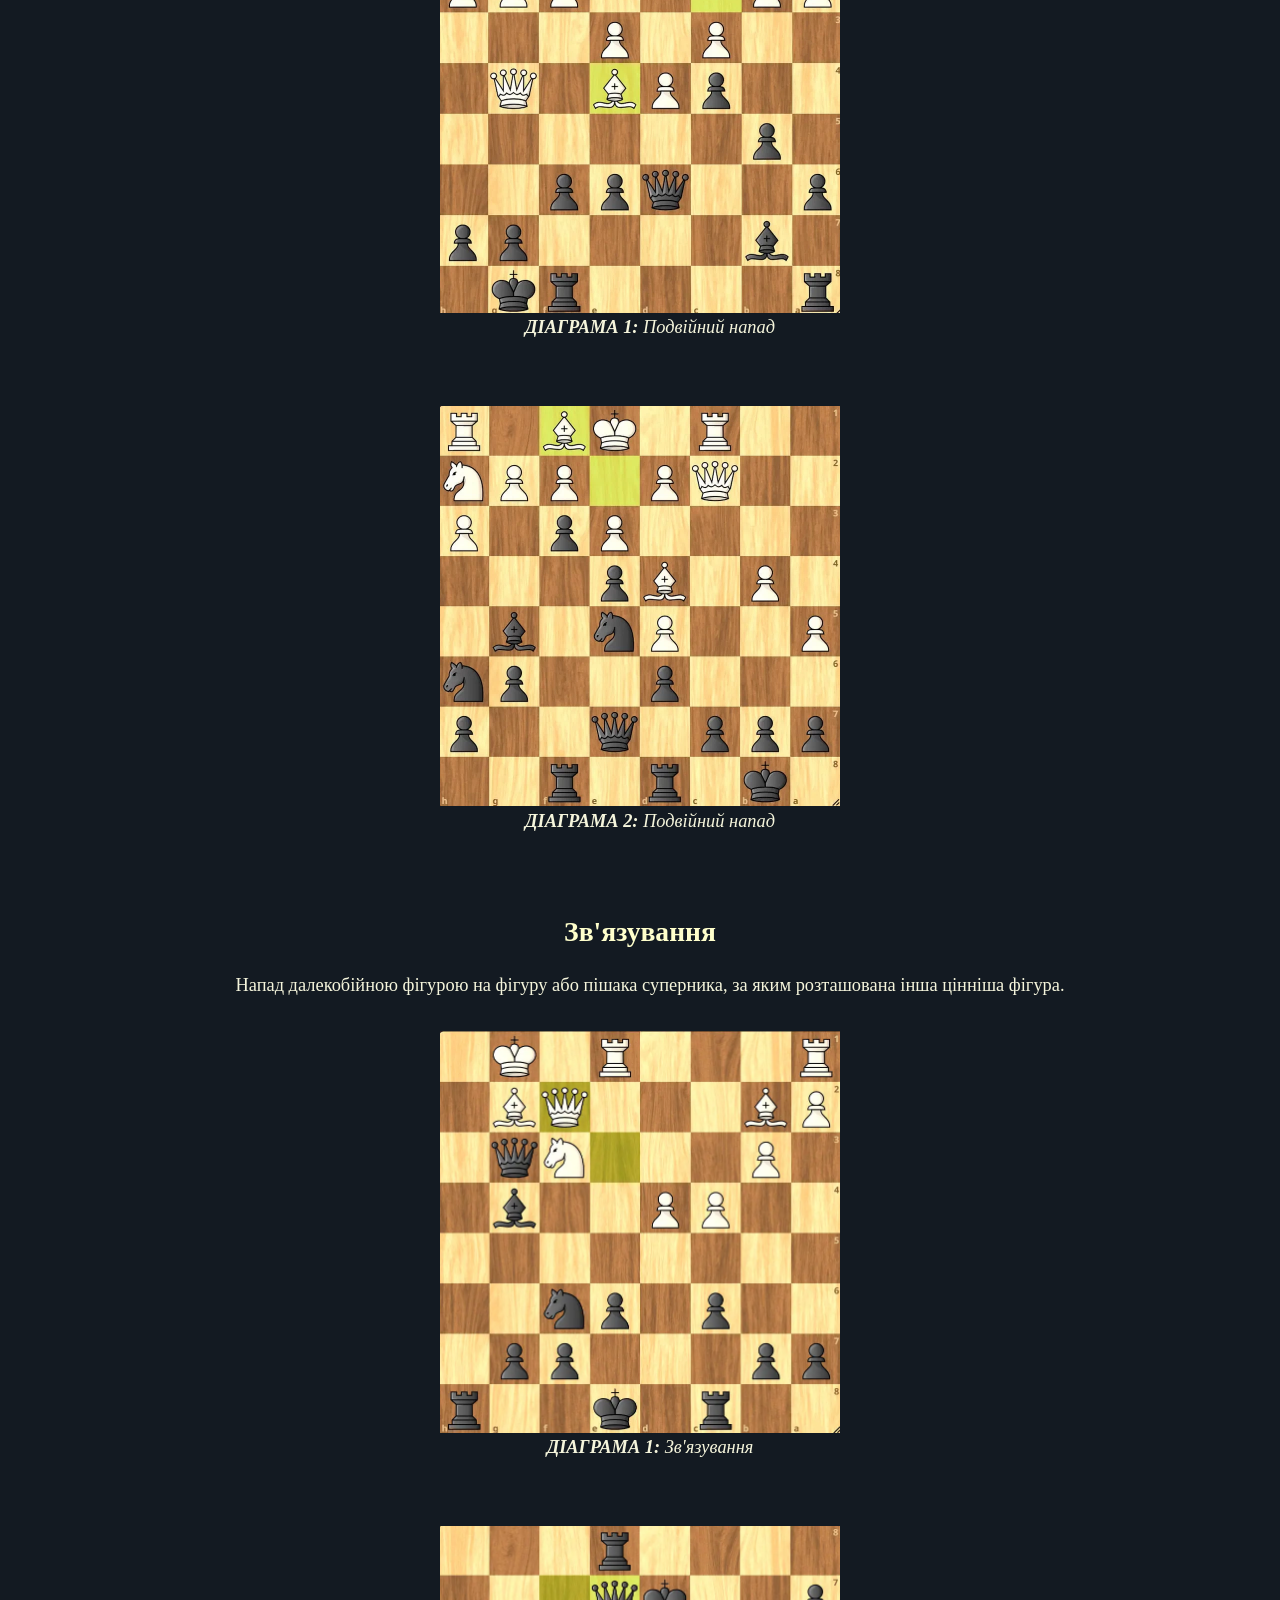
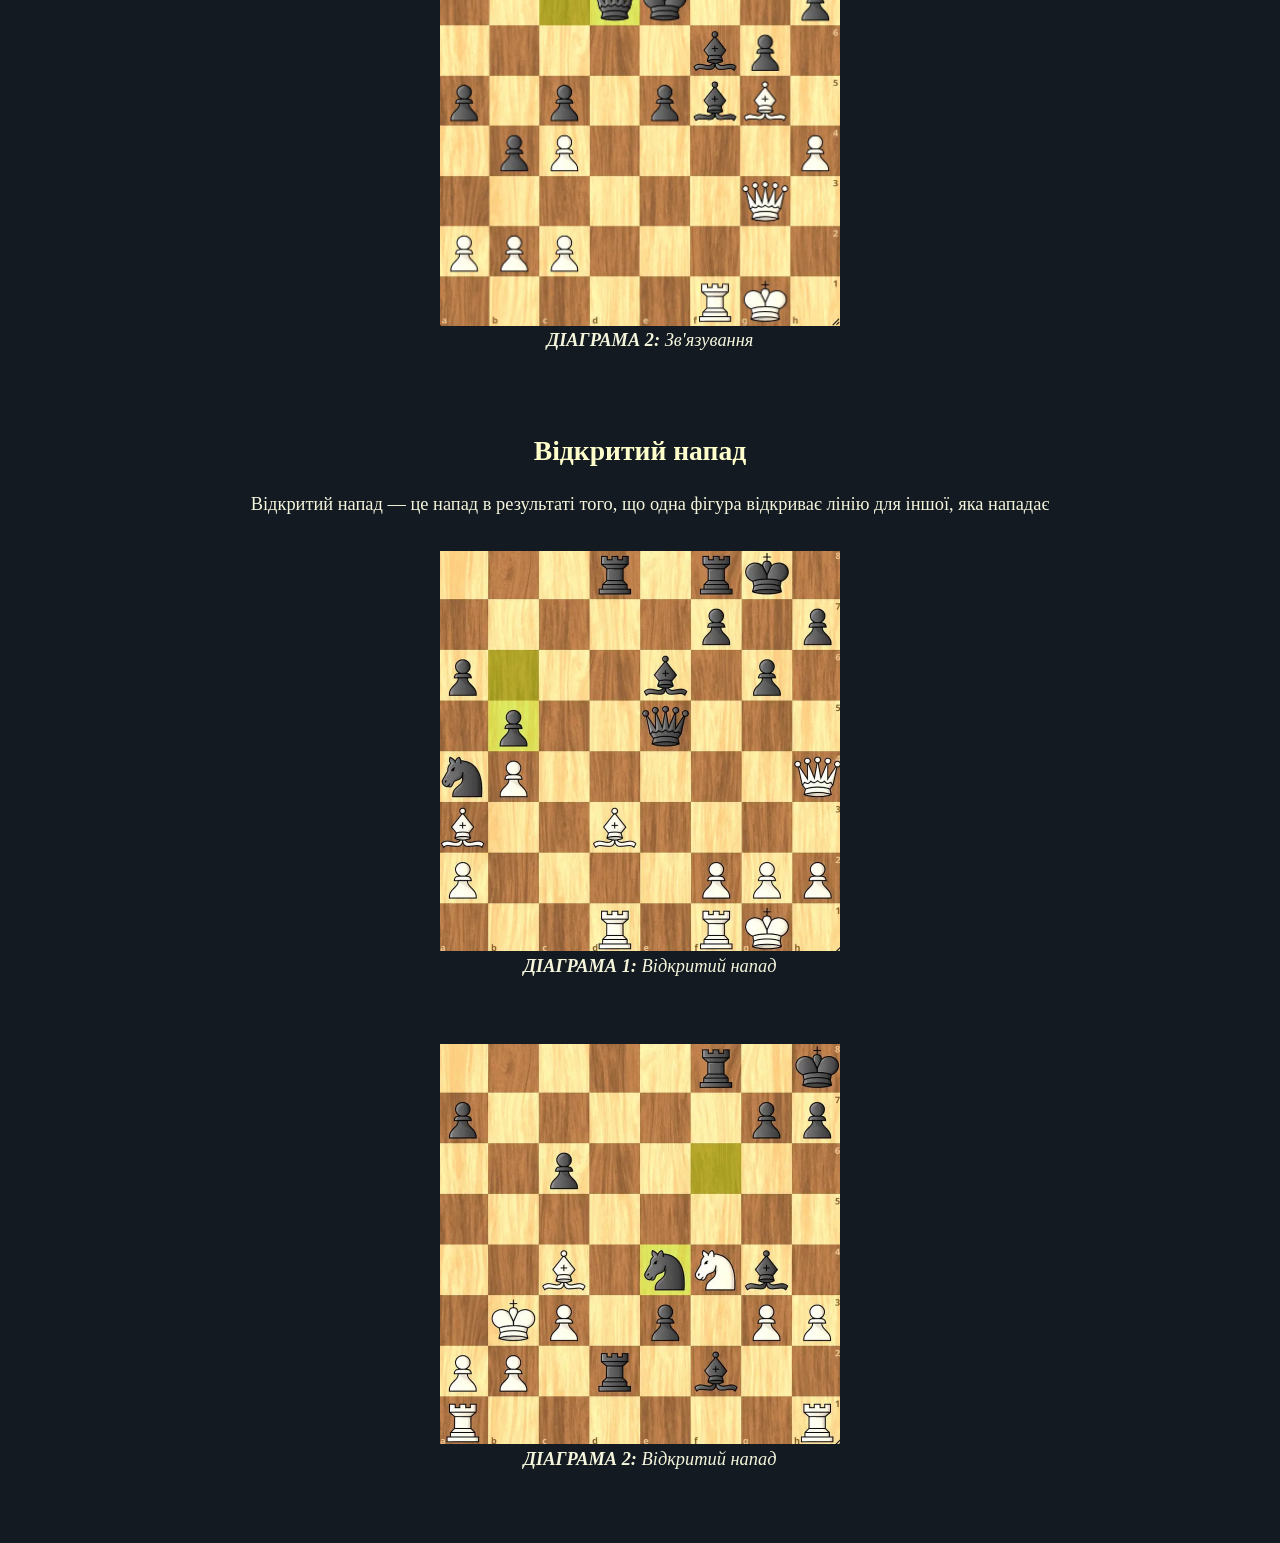
<file: chess_tactics.html>
<!DOCTYPE HTML>
<html lang = "uk">
	<head>
		<meta charset = "UTF-8">
		<meta name = "author" content = "Тодеуш Владислав">
		<title>Взяття на проході - головоломки</title>
		<link rel = "stylesheet" type = "text/css" href = "style.css">
	</head>
	<body>
		<h1>Головоломки</h1>
			<ul class="nav">
				<li><a href = "index.html">Головна</a></li>
				<li><a href = "chess_champions.html">Чемпіони світу з шахів</a></li>
				<li><a href = "chess_rules.html">Правила в шахах</a></li>
				<li><a href = "chess_tactics.html">Головоломки</a></li>
			</ul>
			<p>Для новачків рекомендується навчитися бачити, як завдати поразку супернику точним ударом (якщо це можливо), 
			тобто навчитися бачити <a href="#mate_in_one">"Мат в 1 хід"</a>.
			Для продвинутих гравців наявні головоломки на тему <a href="#double_attack">"Подвійний напад"</a>, <a href="#pin">"Зв'язування"</a> 
			та <a href="#discovered_attack">"Відкритий напад"</a>.</p>
			<h2><a name="mate_in_one">Мат в 1 хід</a></h2>
			<p class="diagram-explanation">Шах королю, коли король не може відступити на інше поле або закритися своєю фігурою. Гравець, що оголосив мат королю суперника вважається переможцем партії.</p>
			<a target="_blank" href="img/mate_in_one_1.webp"><img src="img/mate_in_one_1.webp" alt="Мат в один хід. Діаграмка 1"></a>
			<p><span class="label">Діаграма 1:</span> Мат в один хід<button onclick="solveFirstProblem()" id="solve-chess-problem">Вирішити задачку?</button></p>
			<a target="_blank" href="img/mate_in_one_2.webp"><img src="img/mate_in_one_2.webp" alt="Мат в один хід. Діаграмка 2"></a>
				<p><span class="label">Діаграма 2:</span> Мат в один хід</p>
			<h2><a name="double_attack">Подвійний напад</a></h2>
			<p class="diagram-explanation">Ситуація коли одна фігура нападає на дві фігури суперника.</p>
			<a target="_blank" href="img/double_attack_1.webp"><img src="img/double_attack_1.webp" alt="Подвійний напад. Діаграмка 1"></a>
			<p><span class="label">Діаграма 1:</span> Подвійний напад</p>
			<a target="_blank" href="img/double_attack_2.webp"><img src="img/double_attack_2.webp" alt="Подвійний напад. Діаграмка 2"></a>
			<p><span class="label">Діаграма 2:</span> Подвійний напад</p>
			<h2><a name="pin">Зв'язування</a></h2>
			<p class="diagram-explanation">Напад далекобійною фігурою на фігуру або пішака суперника, за яким розташована інша цінніша фігура.</p>
			<a target="_blank" href="img/pin_1.webp"><img src="img/pin_1.webp" alt="Зв'язування. Діаграмка 1"></a>
			<p><span class="label">Діаграма 1:</span> Зв'язування</p>
			<a target="_blank" href="img/pin_2.webp"><img src="img/pin_2.webp" alt="Зв'язування. Діаграмка 2"></a>
			<p><span class="label">Діаграма 2:</span> Зв'язування</p>
			<h2><a name="discovered_attack">Відкритий напад</a></h2>
			<p class="diagram-explanation">Відкритий напад — це напад в результаті того, що одна фігура відкриває лінію для іншої, яка нападає</p>
			<a target="_blank" href="img/discovered_attack_1.webp"><img src="img/discovered_attack_1.webp" alt="Відкритий напад. Діаграмка 1"></a>
			<p><span class="label">Діаграма 1:</span> Відкритий напад</p>
			<a target="_blank" href="img/discovered_attack_2.webp"><img src="img/discovered_attack_2.webp" alt="Відкритий напад. Діаграмка 2"></a>
			<p><span class="label">Діаграма 2:</span> Відкритий напад</p>
			<script src="script.js"></script>
	</body>
</html>
</file>
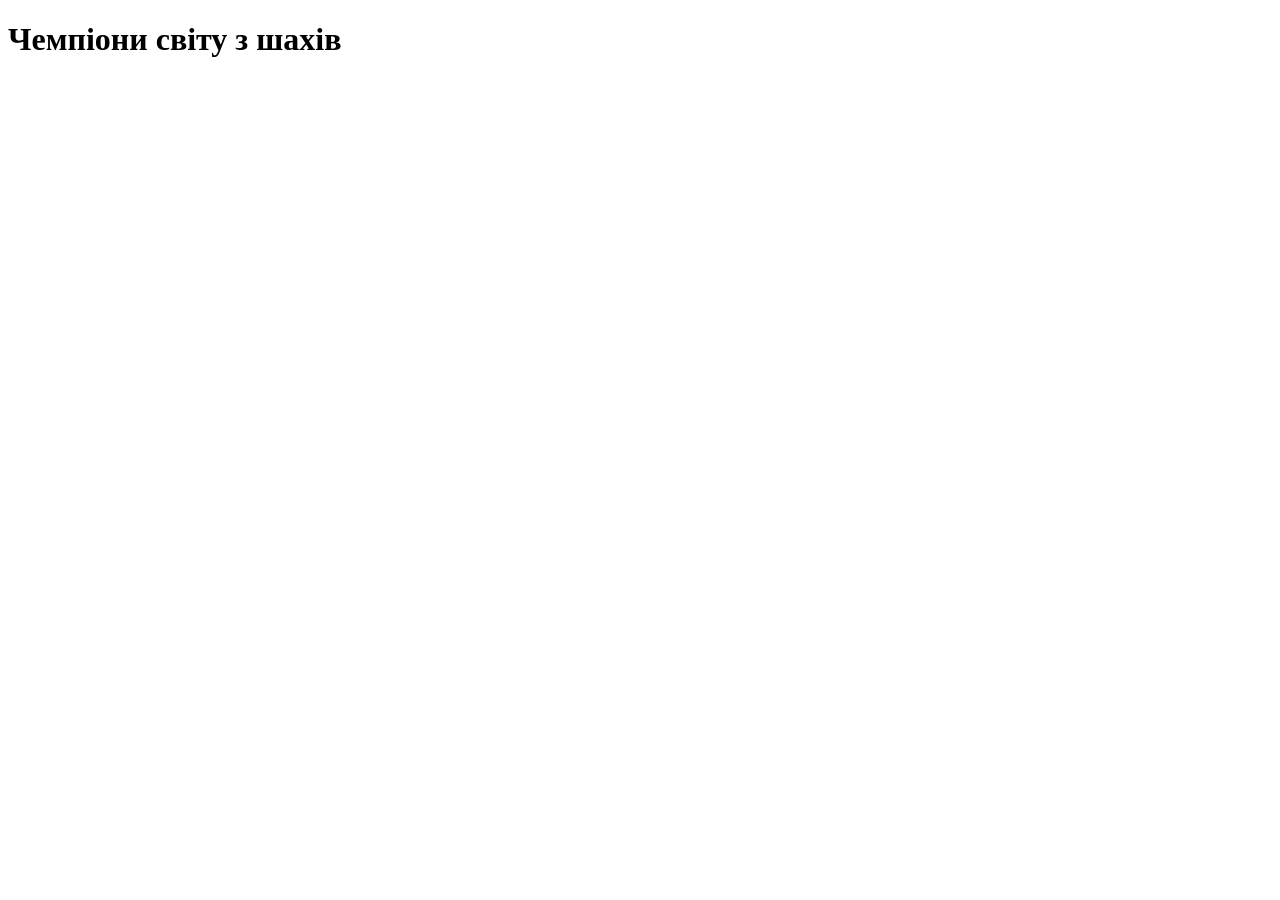
<file: page1.html>
<!DOCTYPE HTML>
<html lang = "uk">
	<head>
		<meta charset = "UTF-8">
		<meta name = "author" content = "Todeush Vladislav">
		<title>En passant - world chess champions</title>
	</head>
	<body>
		<h1>Чемпіони світу з шахів</h1>
	</body>
</html>
</file>
<file: style.css>
body {
    background-color: #131A22;
    font-family: Georgia, serif;
    font-size: 1.15rem;
    color: #F5F5DC;
    line-height: 1.5;
    padding: 1.2rem;
    margin: 0;
	padding-top: 3rem;
}

img {
    display: block;
    margin: 0;
    max-width: 400px;
    width: 100%;
    height: auto;
}

p {
    text-indent: 20px;
}

#broadcast {
    display: block;
    width: 850px;
    height: 500px;
    margin: 20px auto;
    border: 0;
}


h1, h2, caption {
    font-family: serif;
    color: #FFC;
    text-align: center;
    line-height: 1;
    margin: 0;
    padding-top: 2rem;
    padding-bottom: 0.5rem;
}

h1 { font-size: 200%; }
h2 { font-size: 150%; }

#quote {font-style: italic; position: relative; left: 1rem; border-left: 3px solid #FFD700; margin: 1rem 0;}


a { text-decoration: none; }

a:link    { color: #FFD700; }
a:visited { color: #B8860B; }
a:hover   { color: #FFFACD; text-decoration: underline; }
a:active  { color: #FFA500; }


ul, ol, dl {
    font-family: sans-serif;
    color: #F5F5DC;
    background-color: #1e2731;
    margin: 25px 0;
    padding: 20px 45px;
    border-left: 5px solid #FFD700;
    border-radius: 10px;
}

ul { list-style-type: square; }
ol { list-style-type: lower-alpha; }


ul a {
    font-weight: bold;
    text-transform: uppercase;
    letter-spacing: 1px;
}

ol > li > b {
    color: #FFD700;
    font-size: 1.2rem;
}
ol > li:first-child {
    text-transform: uppercase;
}

dt {
    font-family: Georgia, serif;
    font-weight: bold;
    color: #FFD700;
}

dd {
    font-style: italic;
    padding: 5px 0;
    border-bottom: 1px solid #4b5563;
}

table {
    width: 100%;
    margin: 0 auto;
    border-collapse: collapse;
    background-color: #1a222c;
    font-family: Verdana, sans-serif;
    font-size: 0.95rem;
    text-align: center;
    border: 3px solid #4b5563;
}

caption {
    font-size: 180%;
    font-weight: bold;
    padding-bottom: 1.5rem;
}

th {
    background-color: #334155;
    color: #FFC;
    padding: 12px;
    text-transform: uppercase;
    border: 1px solid #4b5563;
}

td {
    color: #F5F5DC;
    padding: 10px;
    vertical-align: middle;
    border: 1px solid #4b5563;
}


#small-table    { width: 100%; max-width: 400px; }
#embedded-table { width: 100%; border: 0; margin: 0; }
#embedded-cell  { padding: 0; }
.table-picture  { width: 100%; max-width: 150px; }

.diagram-explanation {
    text-align: center;
}


a + p {
    font-family: serif;
    font-style: italic;
    text-align: center;
    margin-top: 0;
    padding-top: 0.1rem;
    padding-bottom: 2rem;
}


p + a {
    display: block;
    margin: 2rem auto 0;
    max-width: 400px;
    width: 100%;
    height: auto;
    border: 0;
}
#start-position{float:left; margin-top: 4rem; margin-left: 2rem;}
#start-position-text{float:right; margin-right: 2rem;}
.clearfix::after {content: ""; display: block;clear:both;}
#pawn::before {content: "♙";}
#knight::before {content: "♘";}
#bishop::before {content: "♗";}
#rook::before {content: "♖";}
#queen::before {content: "♕";}
#king::before {content: "♔";}
#castling::before {content: "♖";}
#castling::after {content: "♔";}
.nav {position: fixed; top: 0; left: 0; width: 100%; box-sizing: border-box; background-color: #1e2731; border-bottom: 5px solid #FFD700;
 padding: 1rem; margin: 0; list-style-type: none; text-align: center; border-left: none; border-radius: 0; height: 4rem;}
.nav li { display: inline-block; margin: 0 1.5rem; vertical-align: middle;}
.label {font-weight: bold; text-transform: uppercase;}

.video-wrapper {position: relative; display: inline-block;}
.live-indicator {position: absolute; top: 2rem; right: 4rem; background-color: #e74c3c; padding: 3px 10px; font-size: 10px; 
		font-weight: bold;border-radius: 4px;}
button {color: #131A22; height: 2rem; width: auto; background: linear-gradient(135deg, #FFB800, #FFD700);}


#table-editor-control{
    display: flex;
    flex-direction: column;
    align-items: center;
    margin: 20px auto; 
    max-width: 800px; 
    text-align: center; 
    padding: 15px; 
    background-color: #1e2731; 
    border: 2px solid #FFD700; 
    border-radius: 6px;
}
#table-editor-control button{
    width: 400px;
    margin-bottom: 8px;
    background: linear-gradient(135deg, #FFB800, #FFD700); 
    font-weight: bold; 
    padding: 5px 15px; 
    cursor: pointer;
}
#table-editor-control h3{
    color: #FFC; margin-top: 0;
}

      /* ======= ЛАБОРАТОРНА №7 — Галерея портретів ======= */
#portrait-gallery {
    display: flex;
    flex-wrap: wrap;
    gap: 18px;
    justify-content: center;
    margin: 18px 0 10px;
}
 
.portrait-card {
    position: relative;
    width: 150px;
    background: #1a222c;
    border: 2px solid #4b5563;
    border-radius: 8px;
    overflow: hidden;
    cursor: pointer;
    transition: border-color 0.25s, transform 0.2s;
}
 
.portrait-card:hover {
    transform: translateY(-4px);
}
 
.gallery-pic {
    width: 150px;
    height: 180px;
    object-fit: cover;
    display: block;
    margin: 0;
    max-width: 150px;
    pointer-events: none;
}
 
.portrait-name {
    text-align: center;
    padding: 6px 4px;
    font-family: sans-serif;
    font-size: 0.82rem;
    color: #FFC;
    background: #1e2731;
}
 
/* Tooltip */
#portrait-tooltip {
    display: none;
    position: fixed;
    background: #1e2731;
    border: 2px solid #FFD700;
    border-radius: 8px;
    padding: 10px 14px;
    max-width: 260px;
    font-family: sans-serif;
    font-size: 0.85rem;
    color: #F5F5DC;
    pointer-events: none;
    z-index: 1000;
    box-shadow: 0 4px 18px rgba(0,0,0,0.5);
    line-height: 1.5;
}
 
#portrait-tooltip b {
    color: #FFD700;
    font-size: 0.92rem;
}
 
/* Кнопки галереї */
#gallery-controls {
    margin: 14px 0 10px;
    text-align: center;
}
#gallery-controls span{
    color:#FFC; 
    font-family:sans-serif; 
    font-size:0.9rem; 
    margin-right:8px;
}
.__interesting-facts-button{
    margin-left:16px;
}
 
.gallery-btn {
    margin: 4px 4px;
    padding: 4px 14px;
    height: auto;
    font-size: 0.85rem;
    font-family: sans-serif;
    cursor: pointer;
    border: 1px solid #FFD700;
    border-radius: 4px;
}
 
.gallery-btn.active {
    background: linear-gradient(135deg, #FFB800, #FFD700);
    color: #131A22;
    font-weight: bold;
}

#gallery-fact-box{
    margin:14px 0; 
    padding:14px 20px; 
    background:#1e2731; 
    border-left:4px solid #FFD700; 
    border-radius:6px; 
    font-family:sans-serif; 
    font-size:0.95rem; 
    color:#F5F5DC;
}

#gallery-fact-box b{
    color:#FFD700;
}

#gallery-fact-box ul{
    margin:8px 0 0 0; 
    padding-left:20px; 
    border-left: none;
}
.label-description{
    text-align:center; 
    font-family:sans-serif; 
    font-size:0.9rem; 
    color:#aaa; 
    margin-bottom:4px;
}
 
/* Підсвічування рядків таблиці при делегуванні */
#main-champions-table tr.row-selected td {
    background-color: rgba(255, 215, 0, 0.12);
    transition: background-color 0.2s;
}
 
.portrait-card.hidden-card {
    display: none;
}


/* ======= ЛАБОРАТОРНА №8 — Події миші + Drag'n'Drop ======= */
#mouse-event-gallery {
    display: flex;
    flex-wrap: wrap;
    gap: 14px;
    justify-content: center;
    margin: 16px 0 10px;
}
 
.drag-card {
    position: relative;
    width: 130px;
    background: #1a222c;
    border: 2px solid #4b5563;
    border-radius: 8px;
    overflow: visible;
    cursor: grab;
    user-select: none;
    transition: border-color 0.2s, box-shadow 0.2s;
}
 
.drag-card:active { cursor: grabbing; }
 
.drag-card.hovered {
    border-color: #FFD700;
    box-shadow: 0 0 12px 2px rgba(255,215,0,0.45);
}
 
.drag-card.dragging {
    opacity: 0.5;
    border-color: #FFD700;
}
 
.drag-pic {
    width: 130px;
    height: 155px;
    object-fit: cover;
    display: block;
    margin: 0;
    max-width: 130px;
    pointer-events: none;
}
 
.drag-label {
    text-align: center;
    padding: 5px 4px;
    font-family: sans-serif;
    font-size: 0.8rem;
    color: #FFC;
    background: #1e2731;
    pointer-events: none;
}
 
/* Лог подій */
#mouse-log-wrap {
    margin: 10px auto;
    max-width: 800px;
    background: #0d1117;
    border: 1px solid #4b5563;
    border-radius: 6px;
    font-family: monospace;
    font-size: 0.8rem;
}
 
#mouse-log-title {
    display: flex;
    justify-content: space-between;
    align-items: center;
    padding: 6px 12px;
    background: #1e2731;
    color: #FFC;
    border-bottom: 1px solid #4b5563;
    font-family: sans-serif;
    font-size: 0.82rem;
    border-radius: 6px 6px 0 0;
}
 
#mouse-log-clear {
    cursor: pointer;
    color: #aaa;
    font-size: 1.1rem;
    line-height: 1;
}
#mouse-log-clear:hover { color: #FFD700; }
 
#mouse-log {
    height: 110px;
    overflow-y: auto;
    padding: 6px 12px;
    color: #8fbc8f;
}
 
#mouse-log .log-over  { color: #4ade80; }
#mouse-log .log-out   { color: #f87171; }
#mouse-log .log-null  { color: #94a3b8; font-style: italic; }
 
/* DnD workspace */
#dnd-workspace {
    display: flex;
    gap: 24px;
    justify-content: center;
    align-items: flex-start;
    flex-wrap: wrap;
    margin: 16px 0;
}
 
#dnd-source-zone {
    background: #1a222c;
    border: 2px solid #4b5563;
    border-radius: 10px;
    padding: 14px;
    display: flex;
    flex-wrap: wrap;
    gap: 12px;
    max-width: 360px;
}
 
.dnd-zone-title {
    width: 100%;
    text-align: center;
    font-family: sans-serif;
    font-size: 0.82rem;
    color: #94a3b8;
    margin-bottom: 4px;
    pointer-events: none;
}
 
#dnd-drop-zone {
    width: 180px;
    min-height: 220px;
    background: #131A22;
    border: 3px dashed #4b5563;
    border-radius: 10px;
    display: flex;
    align-items: center;
    justify-content: center;
    transition: border-color 0.2s, background 0.2s;
    position: relative;
}
 
#dnd-drop-zone.drop-active {
    border-color: #FFD700;
    background: rgba(255,215,0,0.07);
}
 
#dnd-drop-hint {
    color: #4b5563;
    font-family: sans-serif;
    font-size: 0.9rem;
    text-align: center;
    pointer-events: none;
    padding: 12px;
}
 
/* Привид при перетягуванні */
#drag-ghost {
    position: absolute; /* було fixed, міняємо на absolute */
    pointer-events: none;
    z-index: 9999;
    opacity: 0.88;
    border-radius: 8px;
    border: 2px solid #FFD700;
    box-shadow: 0 6px 24px rgba(0,0,0,0.5);
    overflow: hidden;
    background: #1a222c;
}
 
#drag-ghost img {
    width: 110px;
    height: 130px;
    object-fit: cover;
    display: block;
    margin: 0;
    max-width: 110px;
}
 
#drag-ghost .drag-label {
    font-size: 0.75rem;
    padding: 4px;
	
}
 
/* Результат drop */
#dnd-result {
    text-align: center;
    margin: 10px 0 18px;
    font-family: sans-serif;
    font-size: 1rem;
    color: #4ade80;
    padding: 8px;
    background: #1e2731;
    border-left: 4px solid #4ade80;
    border-radius: 4px;
    max-width: 500px;
    margin-left: auto;
    margin-right: auto;
}
</file>
